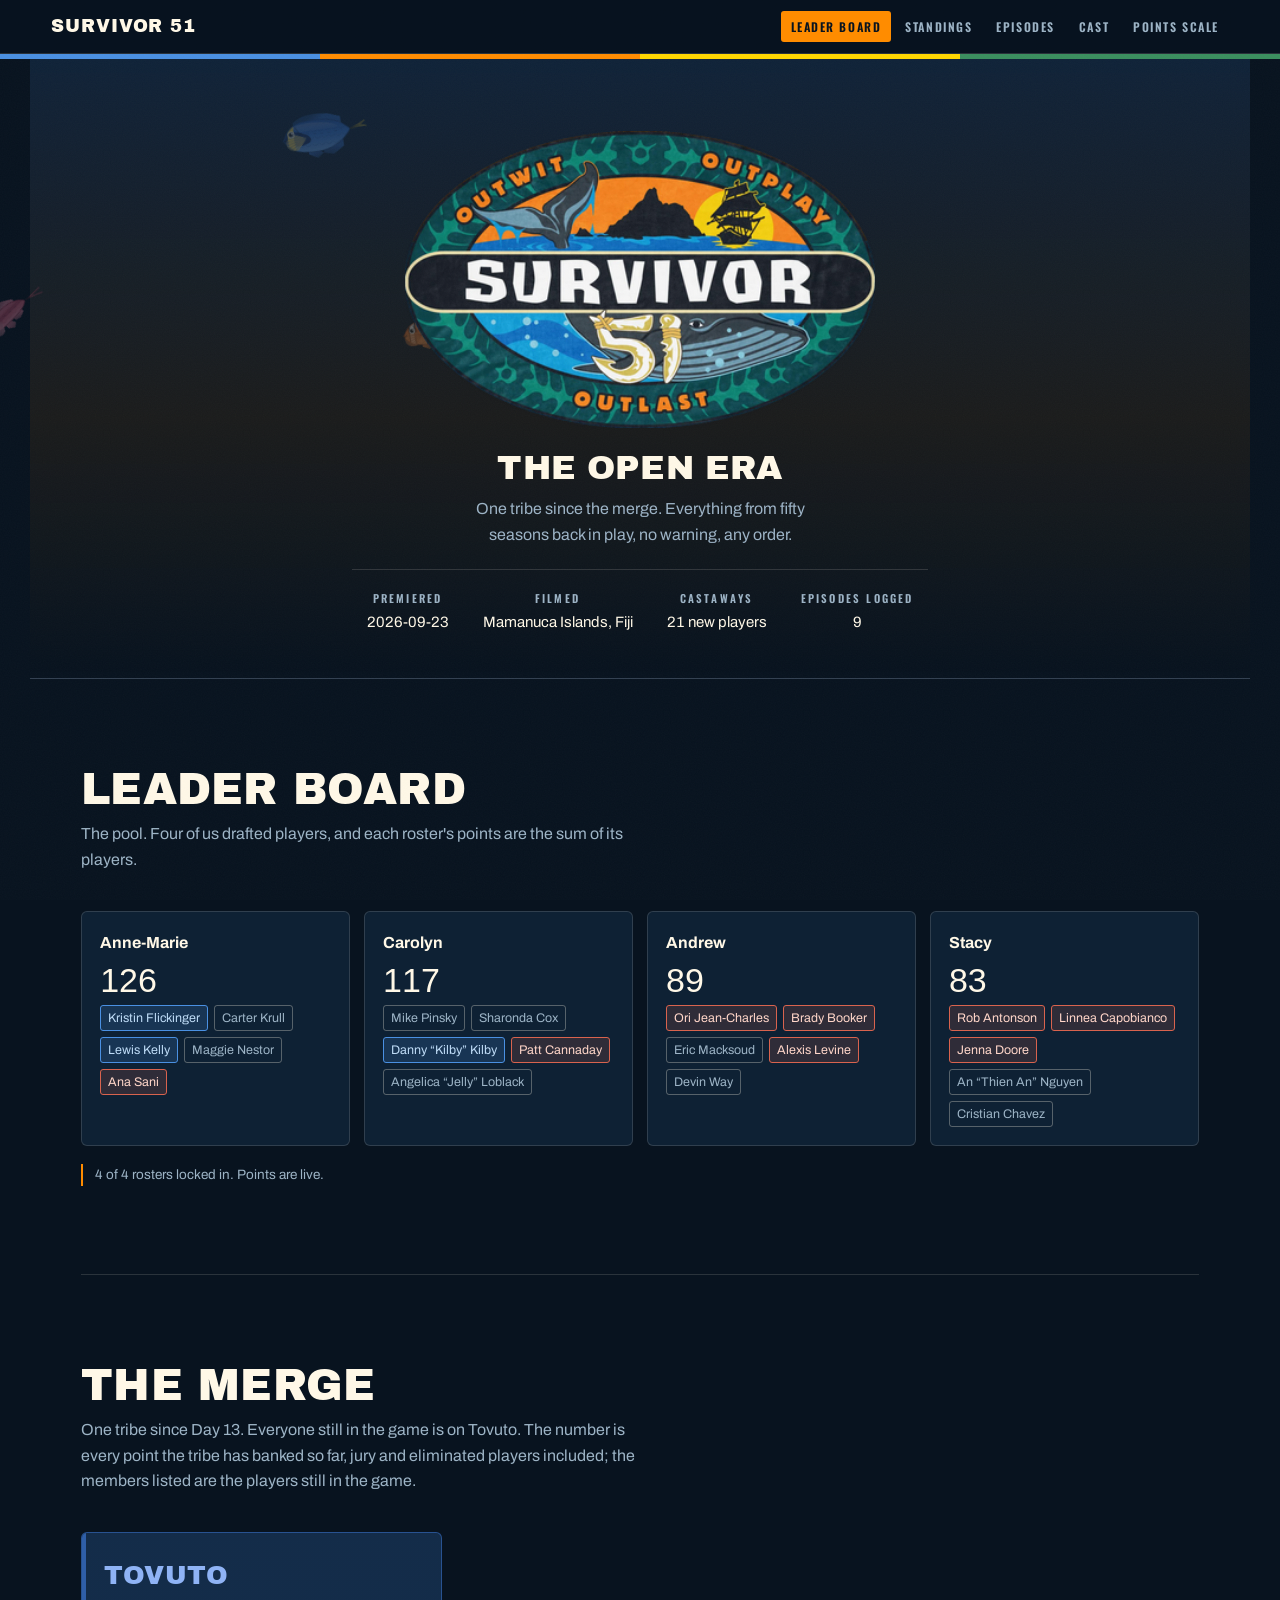
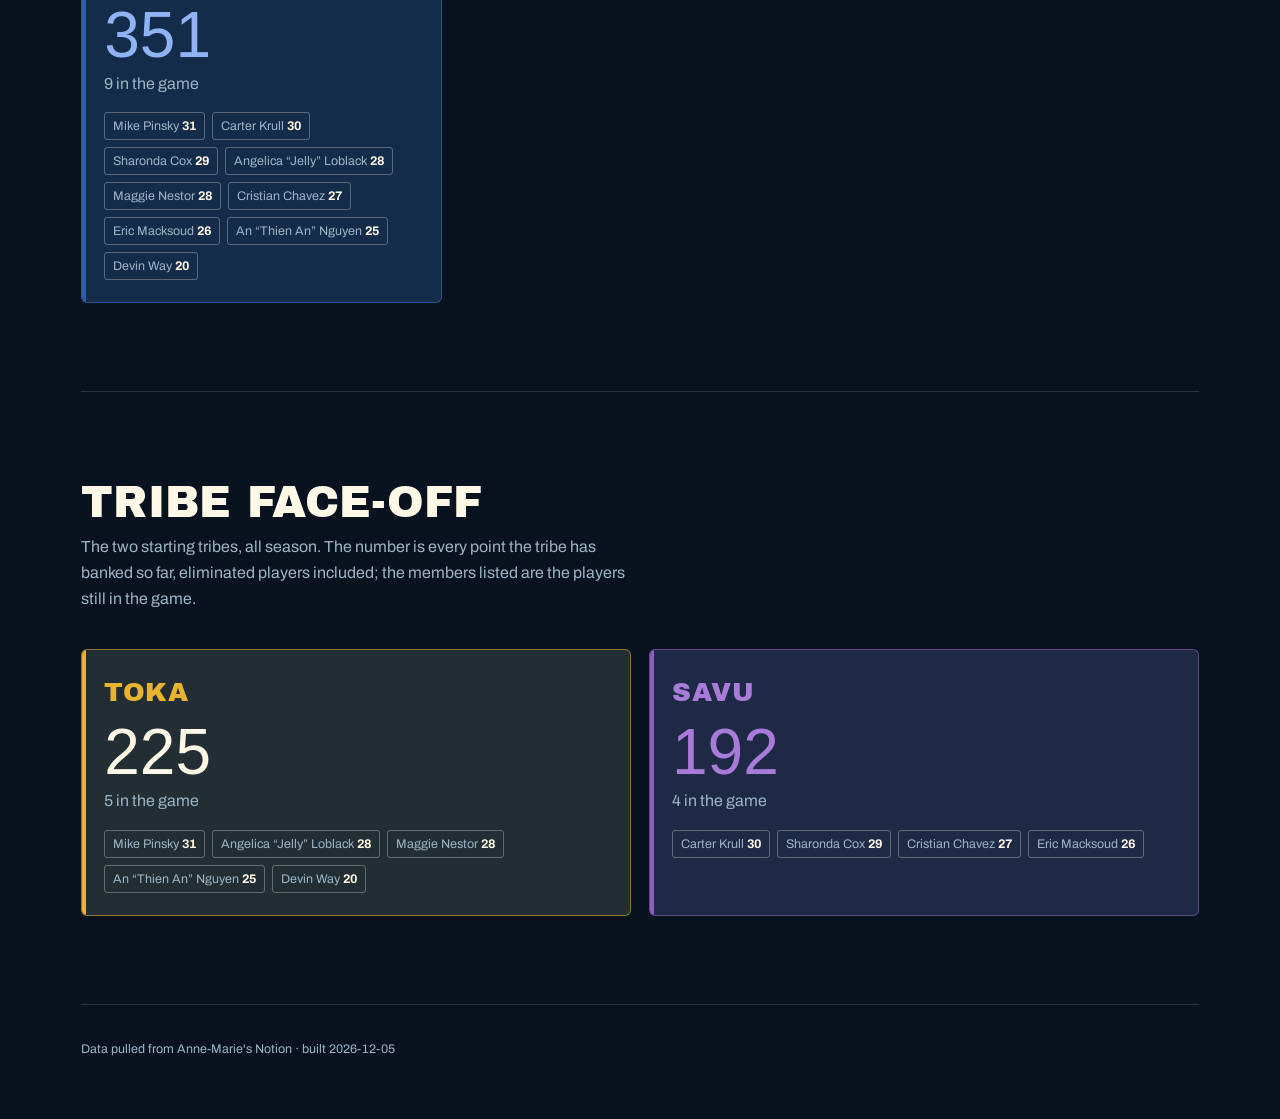
<file: index.html>
<!doctype html>
<html lang="en">
<head>
<meta charset="utf-8">
<meta name="viewport" content="width=device-width, initial-scale=1">
<title>Survivor 51 · Leader Board</title>
<meta name="description" content="Survivor 51: pool standings, player race, episodes, cast and point scale.">
<link rel="preconnect" href="https://fonts.googleapis.com">
<link rel="preconnect" href="https://fonts.gstatic.com" crossorigin>
<link href="https://fonts.googleapis.com/css2?family=Archivo+Black&family=Archivo:wght@400;500;600;700&family=Oswald:wght@400;500;600&display=swap" rel="stylesheet">
<link rel="stylesheet" href="styles.css">
</head>
<body class="page-home">
<canvas id="reef" aria-hidden="true"></canvas>
<div class="grain" aria-hidden="true"></div>
<nav class="topnav"><a class="brand" href="index.html">Survivor 51</a><div class="links"><a href="index.html" class="on"><span class="lg">Leader Board</span><span class="sm">Board</span></a><a href="standings.html"><span class="lg">Standings</span><span class="sm">Standings</span></a><a href="episodes.html"><span class="lg">Episodes</span><span class="sm">Episodes</span></a><a href="cast.html"><span class="lg">Cast</span><span class="sm">Cast</span></a><a href="scale.html"><span class="lg">Points Scale</span><span class="sm">Scale</span></a></div></nav>
<div class="brandband" aria-hidden="true"><i></i><i></i><i></i><i></i></div>
<header class="masthead">
  <div class="mast-left">
    <img class="wordmark" src="logo.png" alt="Survivor 51">
  </div>
  <div class="mast-right">
    <p class="era">The Open Era</p>
    <p class="era-note">One tribe since the merge. Everything from fifty seasons back in play, no warning, any order.</p>
    <dl class="meta" id="meta"></dl>
  </div>
</header>
<main>
  <section class="block">
    <div class="block-head"><h2>Leader Board</h2><p class="lede">The pool. Four of us drafted players, and each roster's points are the sum of its players.</p></div>
    <div class="pool" id="pool"></div><p class="callout" id="poolnote"></p>
  </section>
  <section class="block">
    <div class="block-head"><h2>The Merge</h2><p class="lede">One tribe since Day 13. Everyone still in the game is on Tovuto. The number is every point the tribe has banked so far, jury and eliminated players included; the members listed are the players still in the game.</p></div>
    <div class="tribes now" id="tribesNow"></div>
  </section>
  <section class="block">
    <div class="block-head"><h2>Tribe Face-Off</h2><p class="lede">The two starting tribes, all season. The number is every point the tribe has banked so far, eliminated players included; the members listed are the players still in the game.</p></div>
    <div class="tribes start" id="tribesStart"></div>
  </section>
</main>
<footer>
  <p>Data pulled from Anne-Marie's Notion · built <span id="built"></span></p>
</footer>
<script src="data.js"></script>
<script src="app.js"></script>
<script src="fish-art.js"></script>
<script src="fish.js" defer></script>
</body>
</html>
</file>
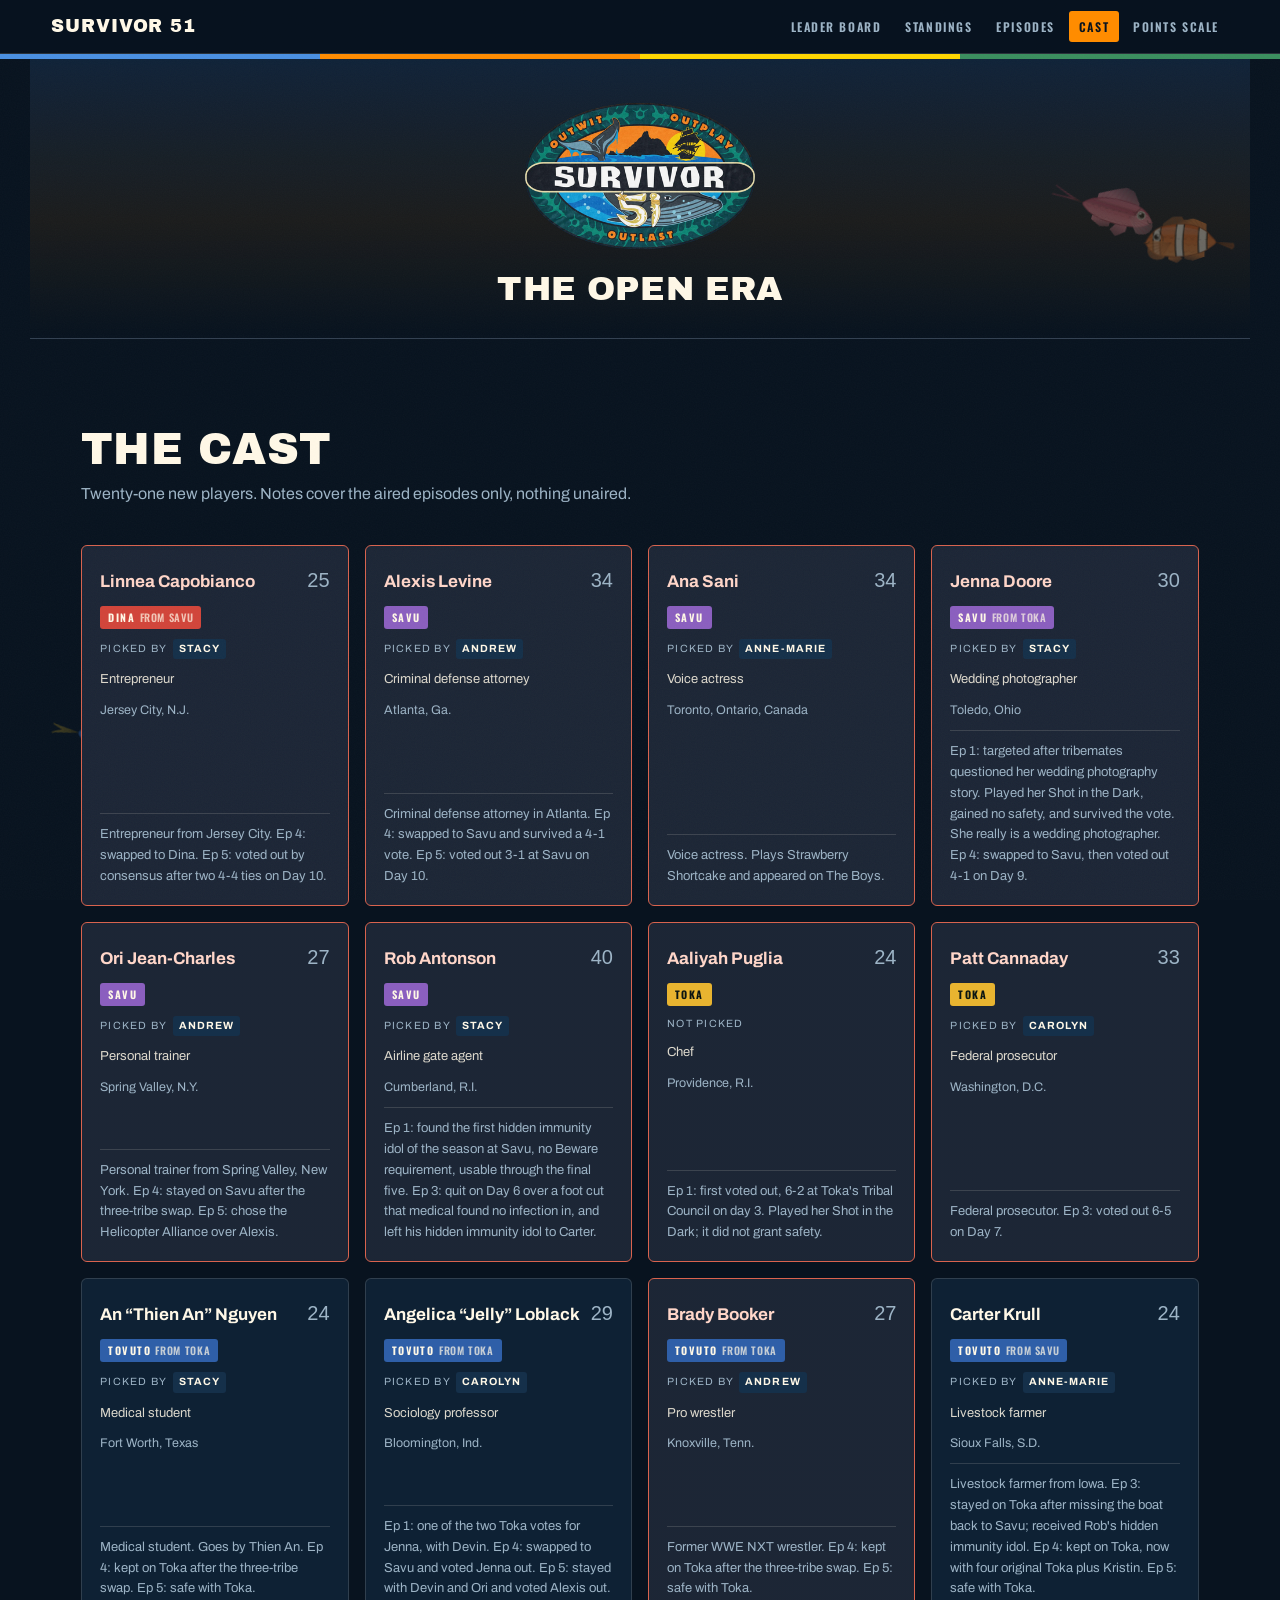
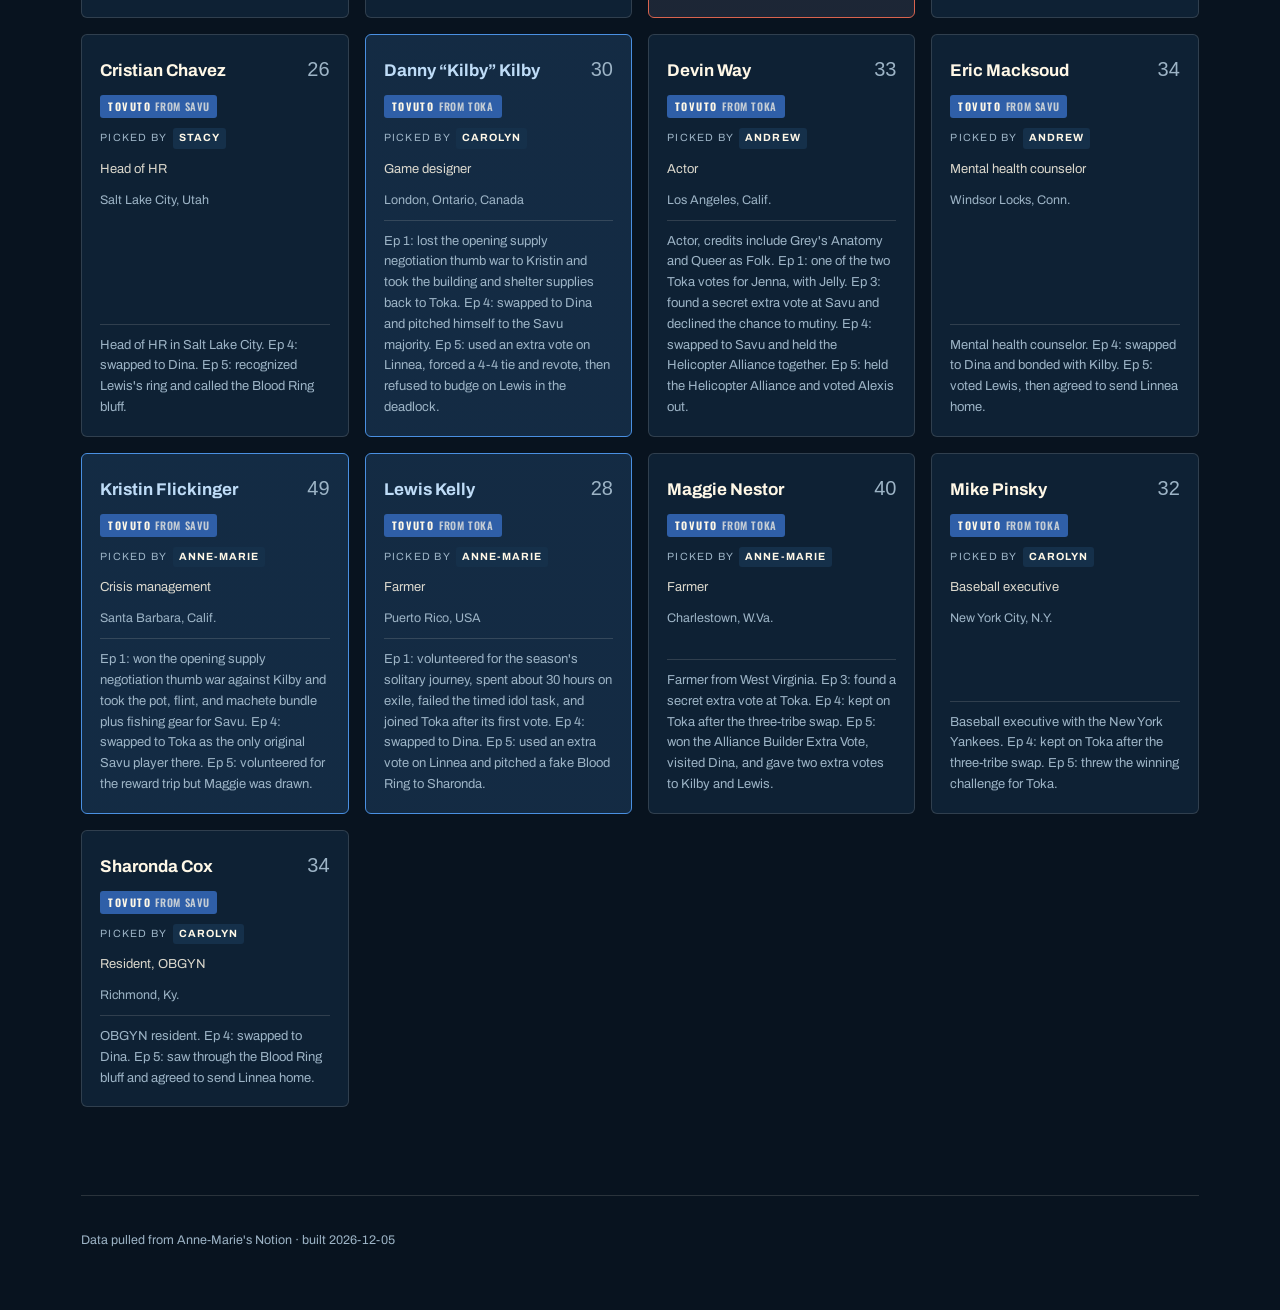
<file: cast.html>
<!doctype html>
<html lang="en">
<head>
<meta charset="utf-8">
<meta name="viewport" content="width=device-width, initial-scale=1">
<title>Cast · Survivor 51</title>
<meta name="description" content="Survivor 51: pool standings, player race, episodes, cast and point scale.">
<link rel="preconnect" href="https://fonts.googleapis.com">
<link rel="preconnect" href="https://fonts.gstatic.com" crossorigin>
<link href="https://fonts.googleapis.com/css2?family=Archivo+Black&family=Archivo:wght@400;500;600;700&family=Oswald:wght@400;500;600&display=swap" rel="stylesheet">
<link rel="stylesheet" href="styles.css">
</head>
<body class="page-cast">
<canvas id="reef" aria-hidden="true"></canvas>
<div class="grain" aria-hidden="true"></div>
<nav class="topnav"><a class="brand" href="index.html">Survivor 51</a><div class="links"><a href="index.html"><span class="lg">Leader Board</span><span class="sm">Board</span></a><a href="standings.html"><span class="lg">Standings</span><span class="sm">Standings</span></a><a href="episodes.html"><span class="lg">Episodes</span><span class="sm">Episodes</span></a><a href="cast.html" class="on"><span class="lg">Cast</span><span class="sm">Cast</span></a><a href="scale.html"><span class="lg">Points Scale</span><span class="sm">Scale</span></a></div></nav>
<div class="brandband" aria-hidden="true"><i></i><i></i><i></i><i></i></div>
<header class="masthead">
  <div class="mast-left">
    <img class="wordmark" src="logo.png" alt="Survivor 51">
  </div>
  <div class="mast-right">
    <p class="era">The Open Era</p>
    <p class="era-note">One tribe since the merge. Everything from fifty seasons back in play, no warning, any order.</p>
    <dl class="meta" id="meta"></dl>
  </div>
</header>
<main>
  <section class="block">
    <div class="block-head"><h2>The Cast</h2><p class="lede">Twenty-one new players. Notes cover the aired episodes only, nothing unaired.</p></div>
    <div class="cast" id="cast"></div>
  </section>
</main>
<footer>
  <p>Data pulled from Anne-Marie's Notion · built <span id="built"></span></p>
</footer>
<script src="data.js"></script>
<script src="app.js"></script>
<script src="fish-art.js"></script>
<script src="fish.js" defer></script>
</body>
</html>
</file>
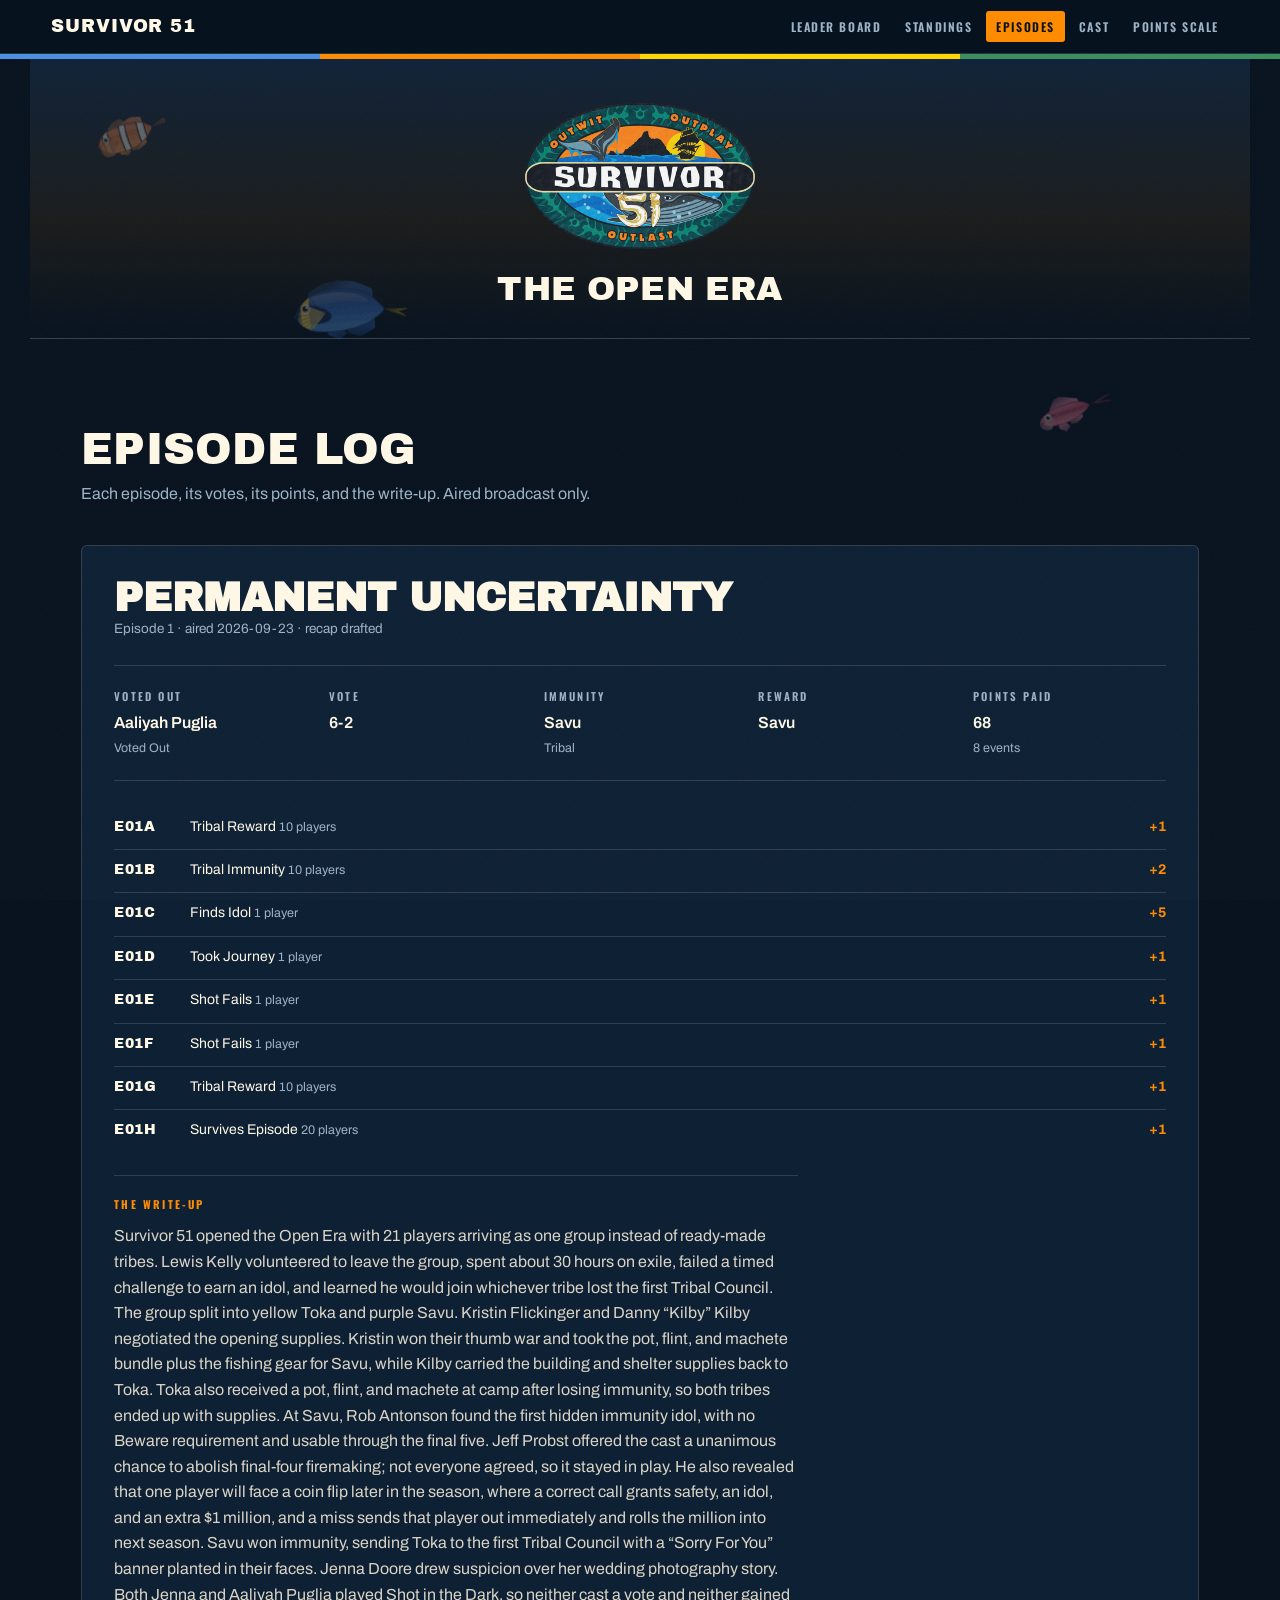
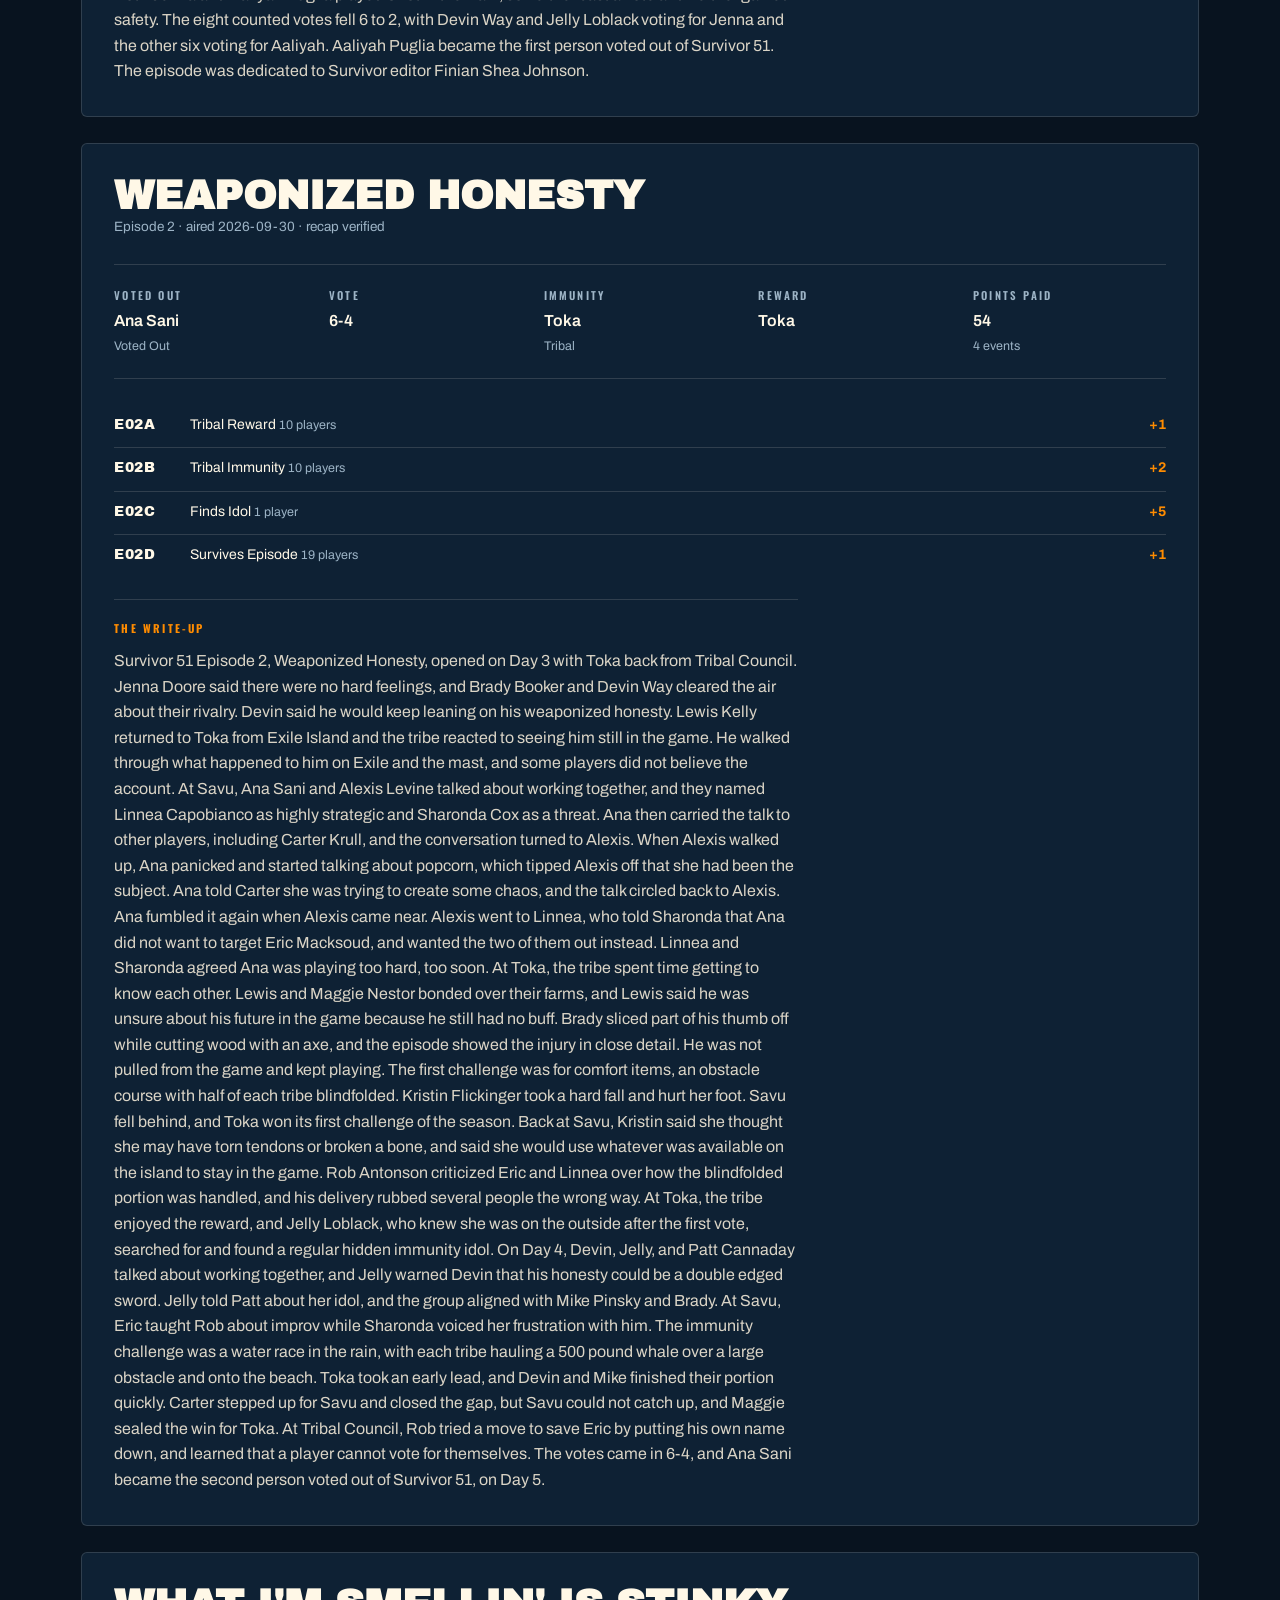
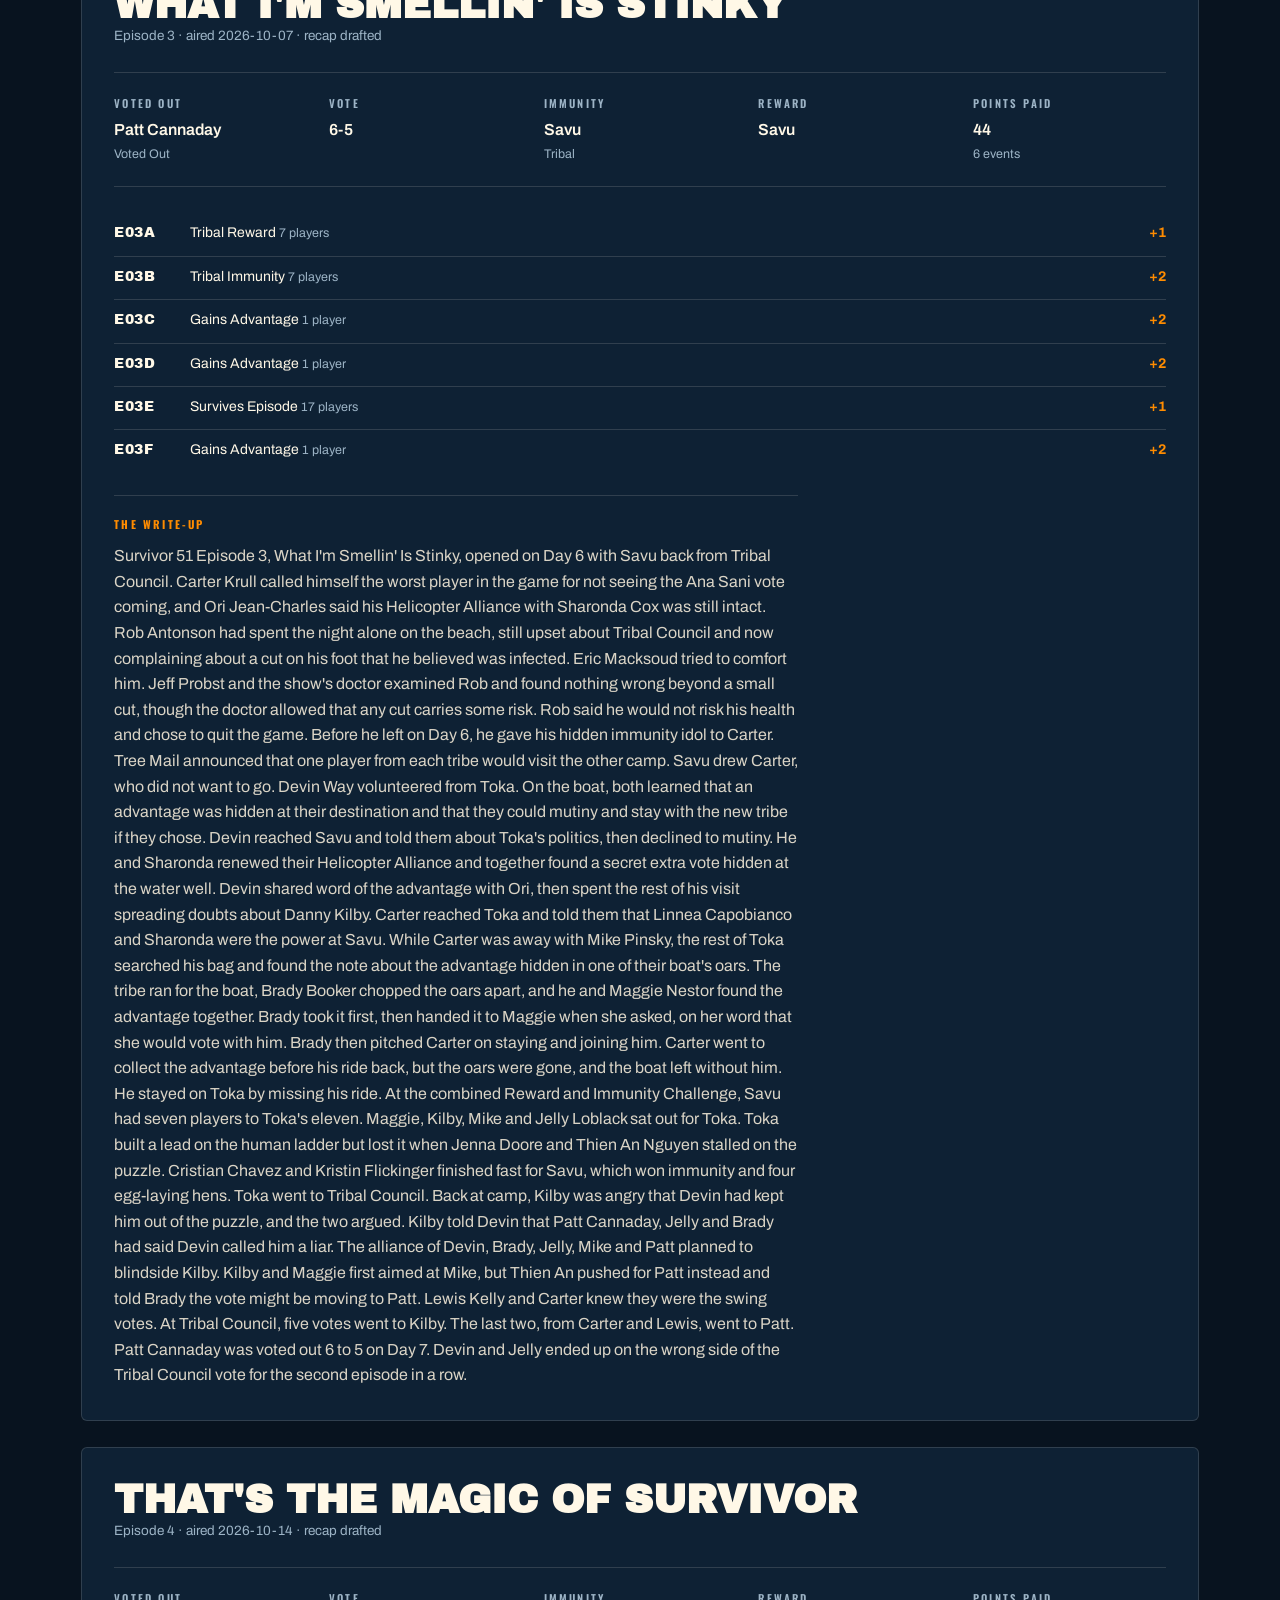
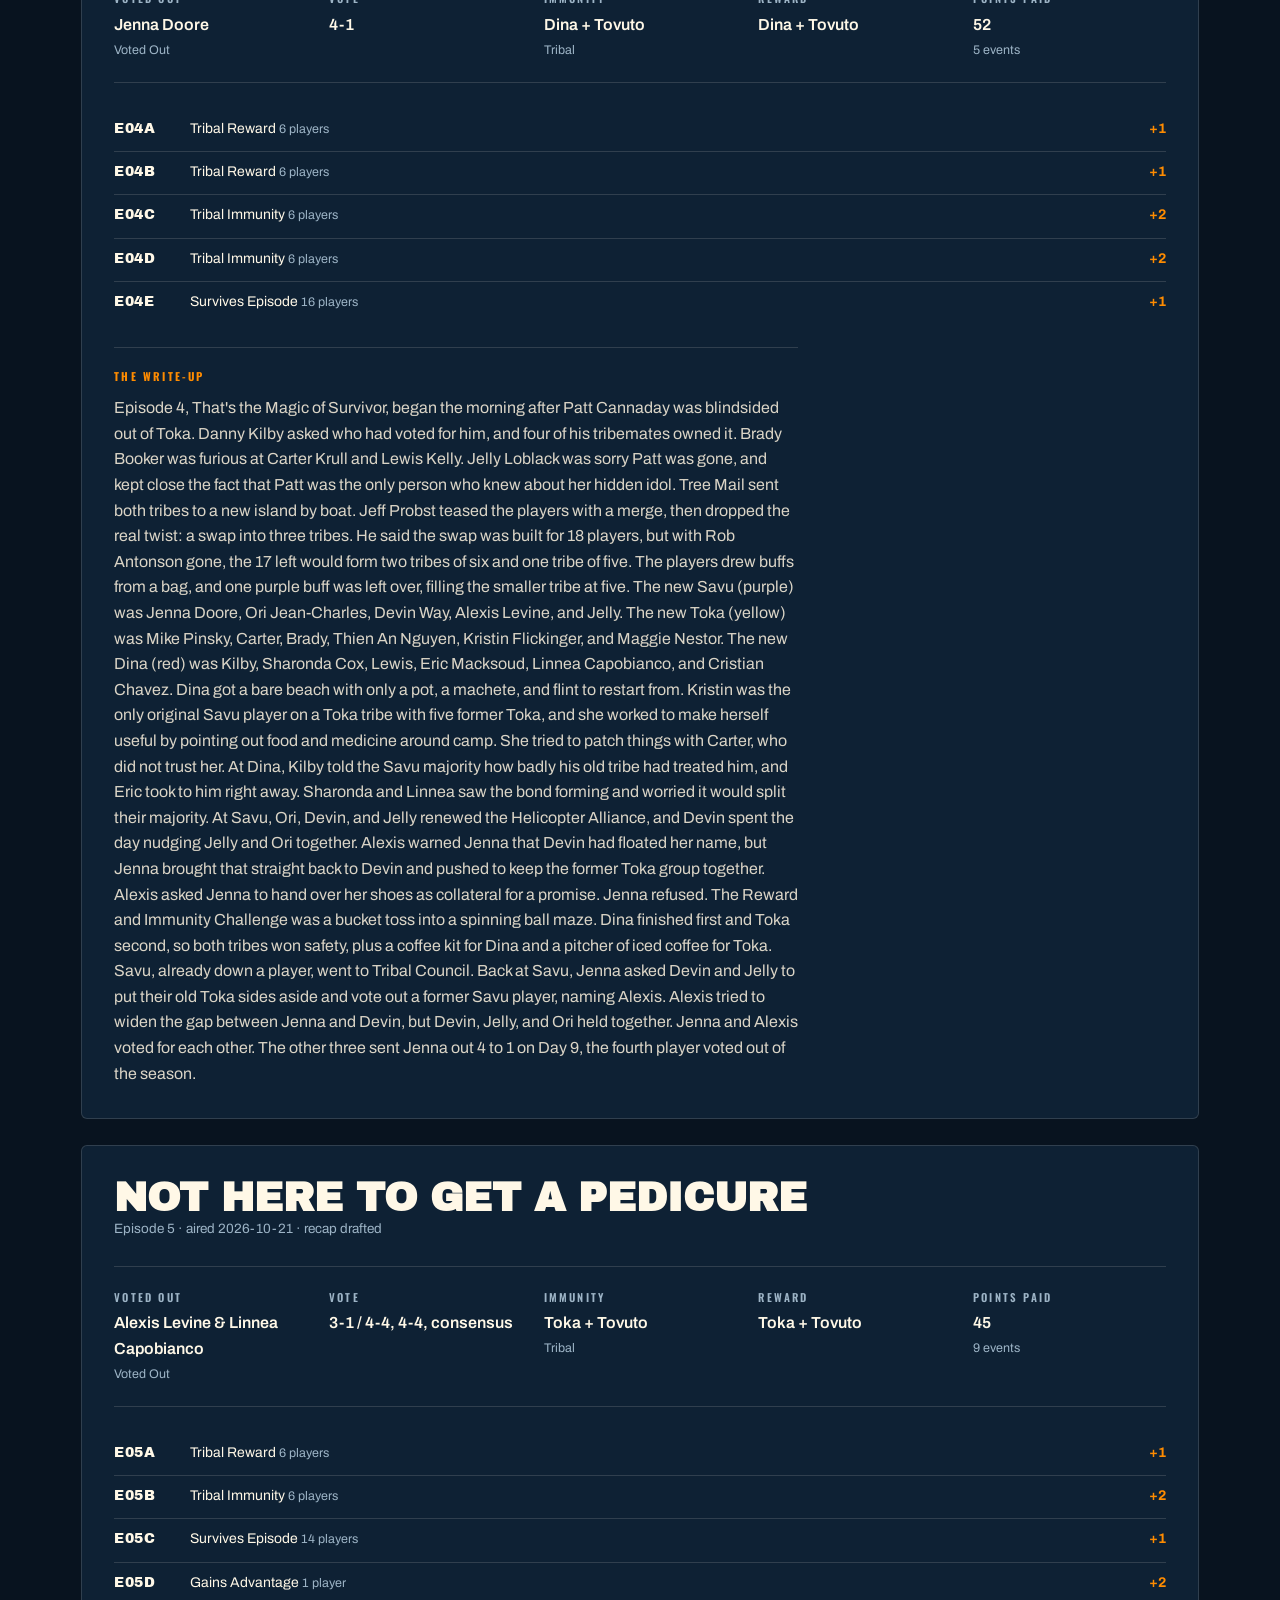
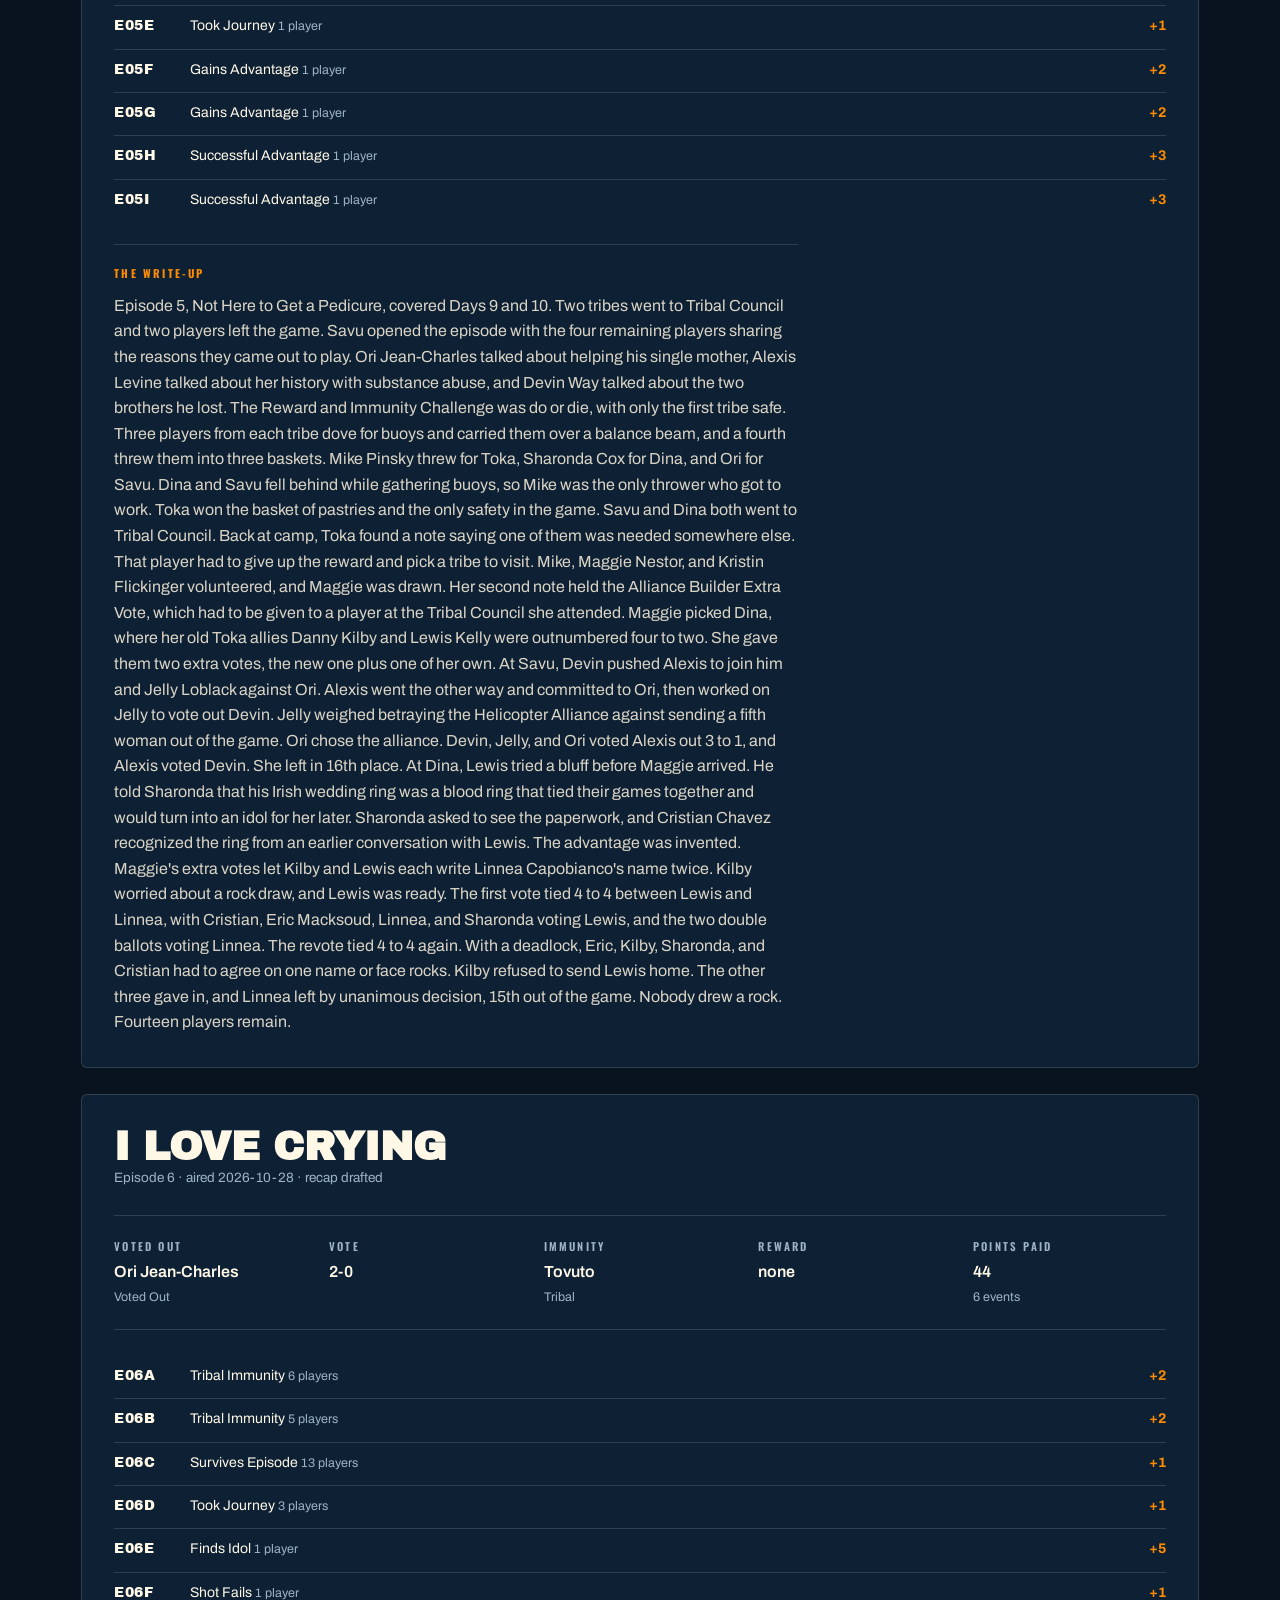
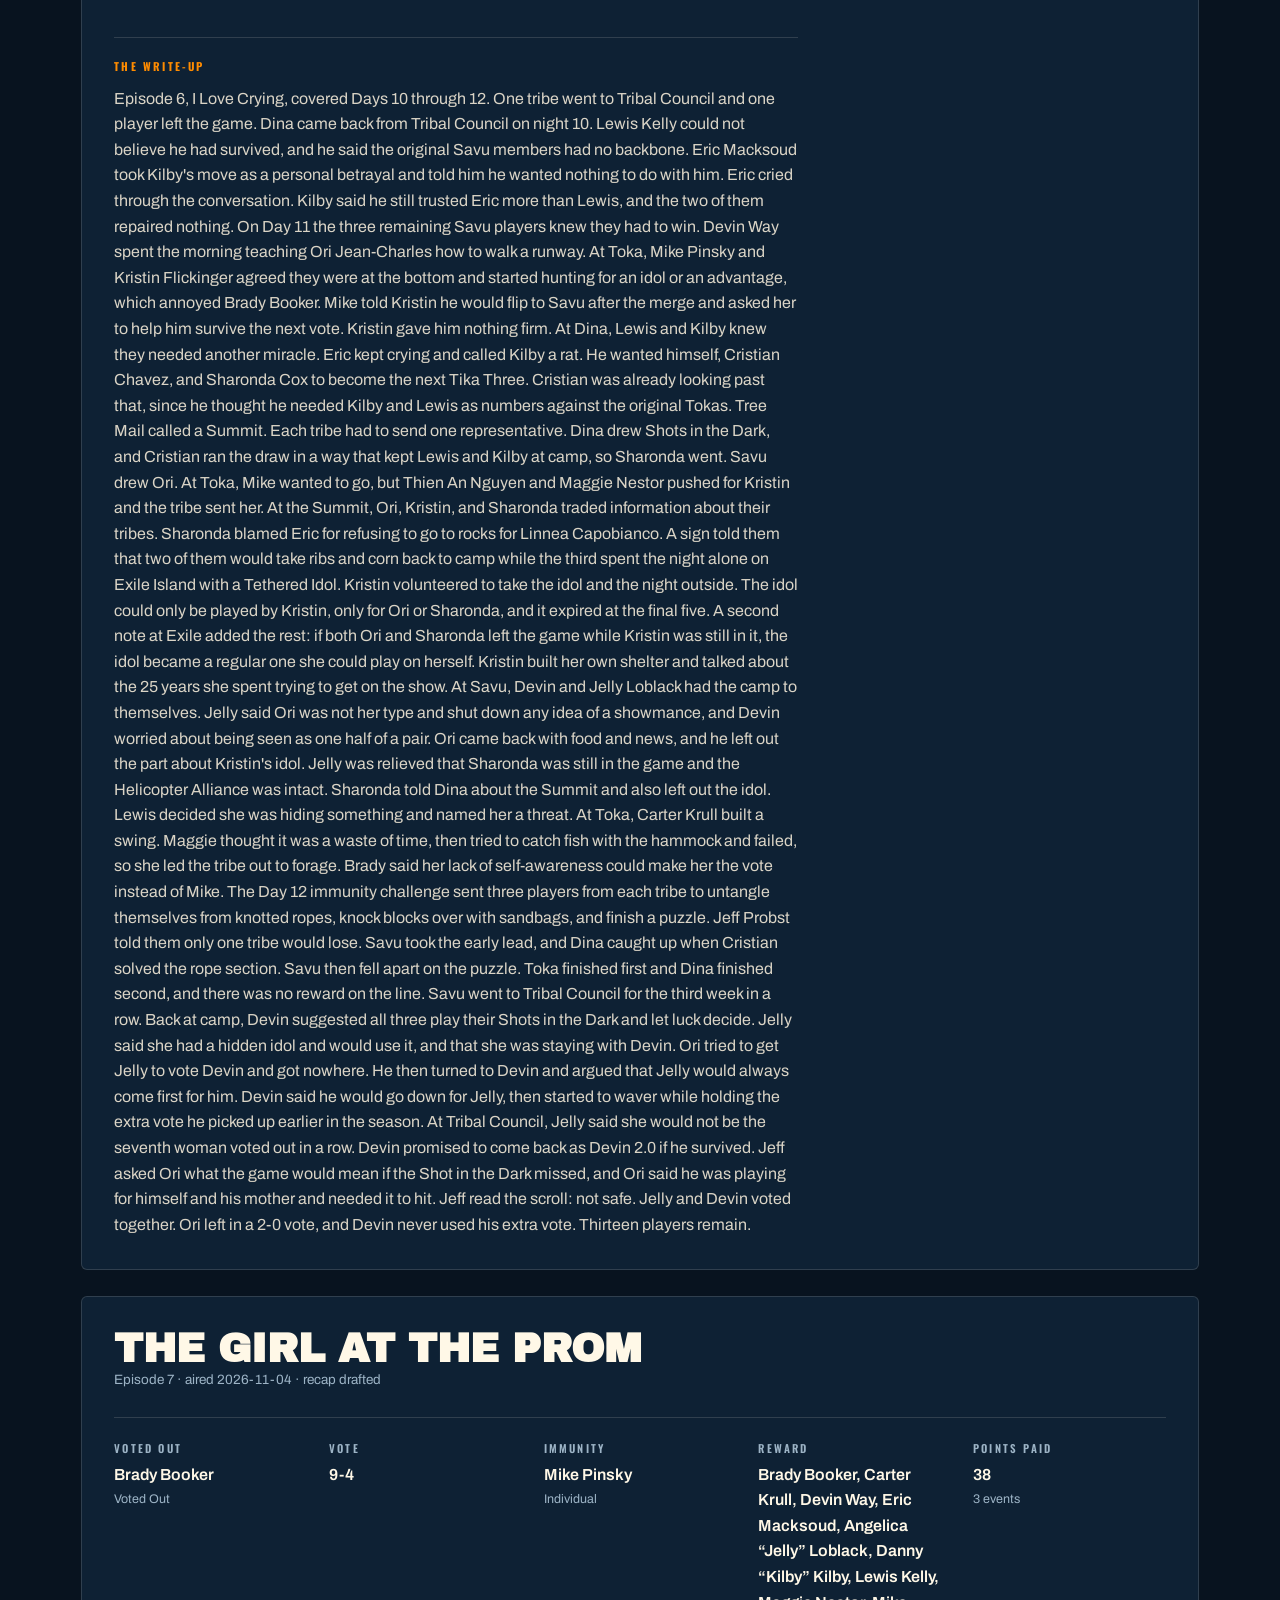
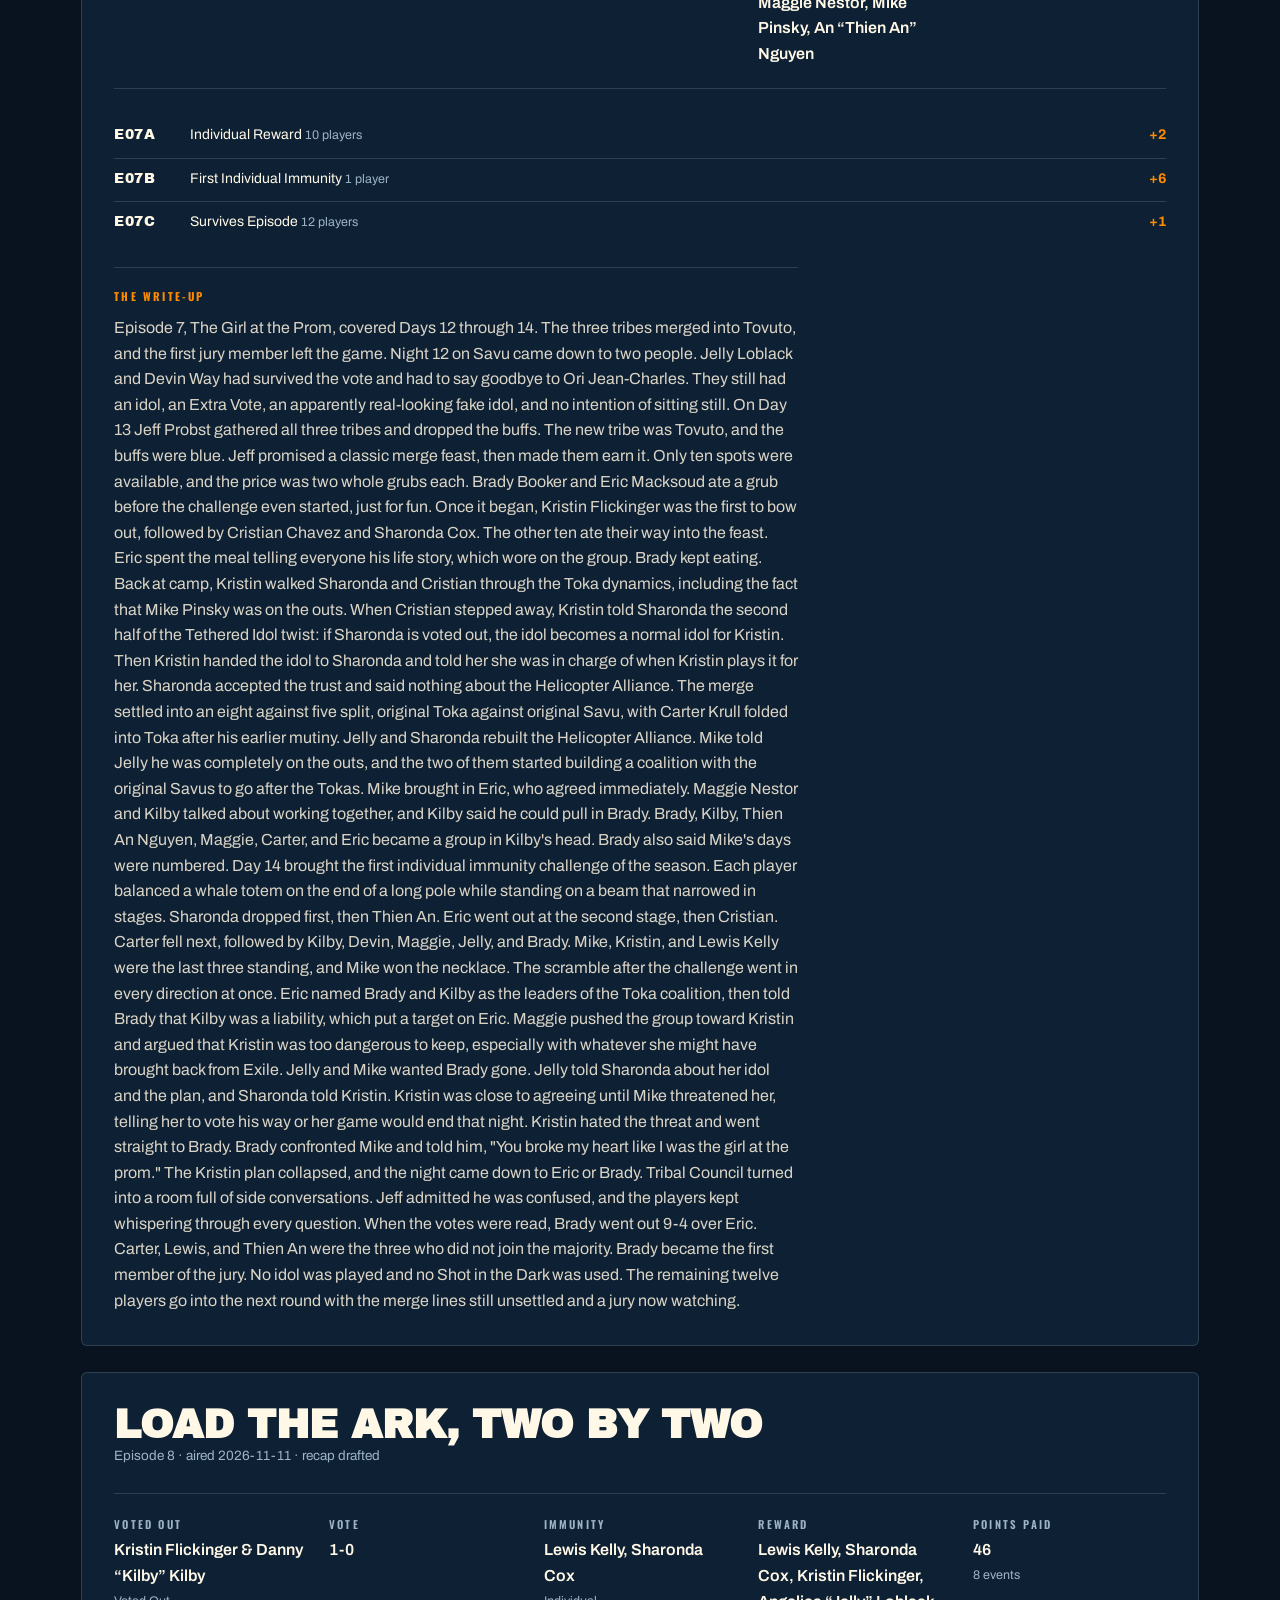
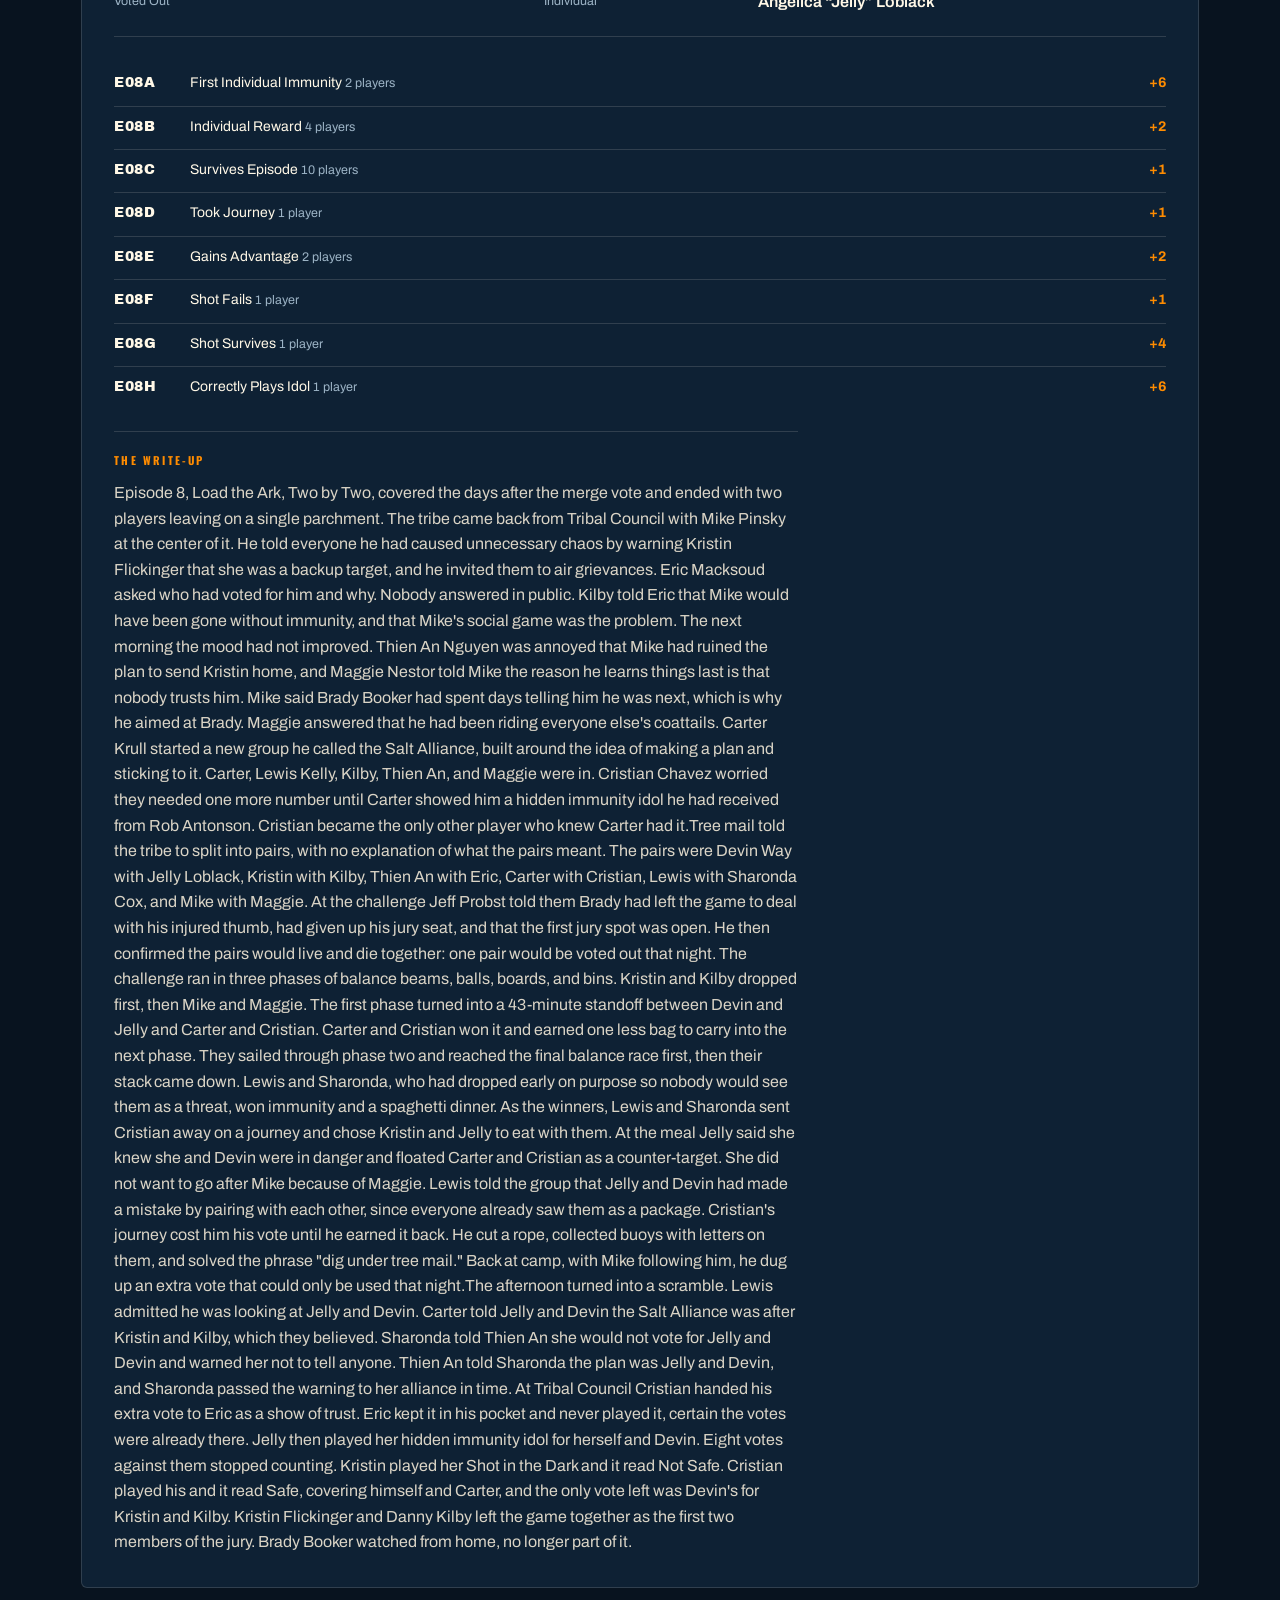
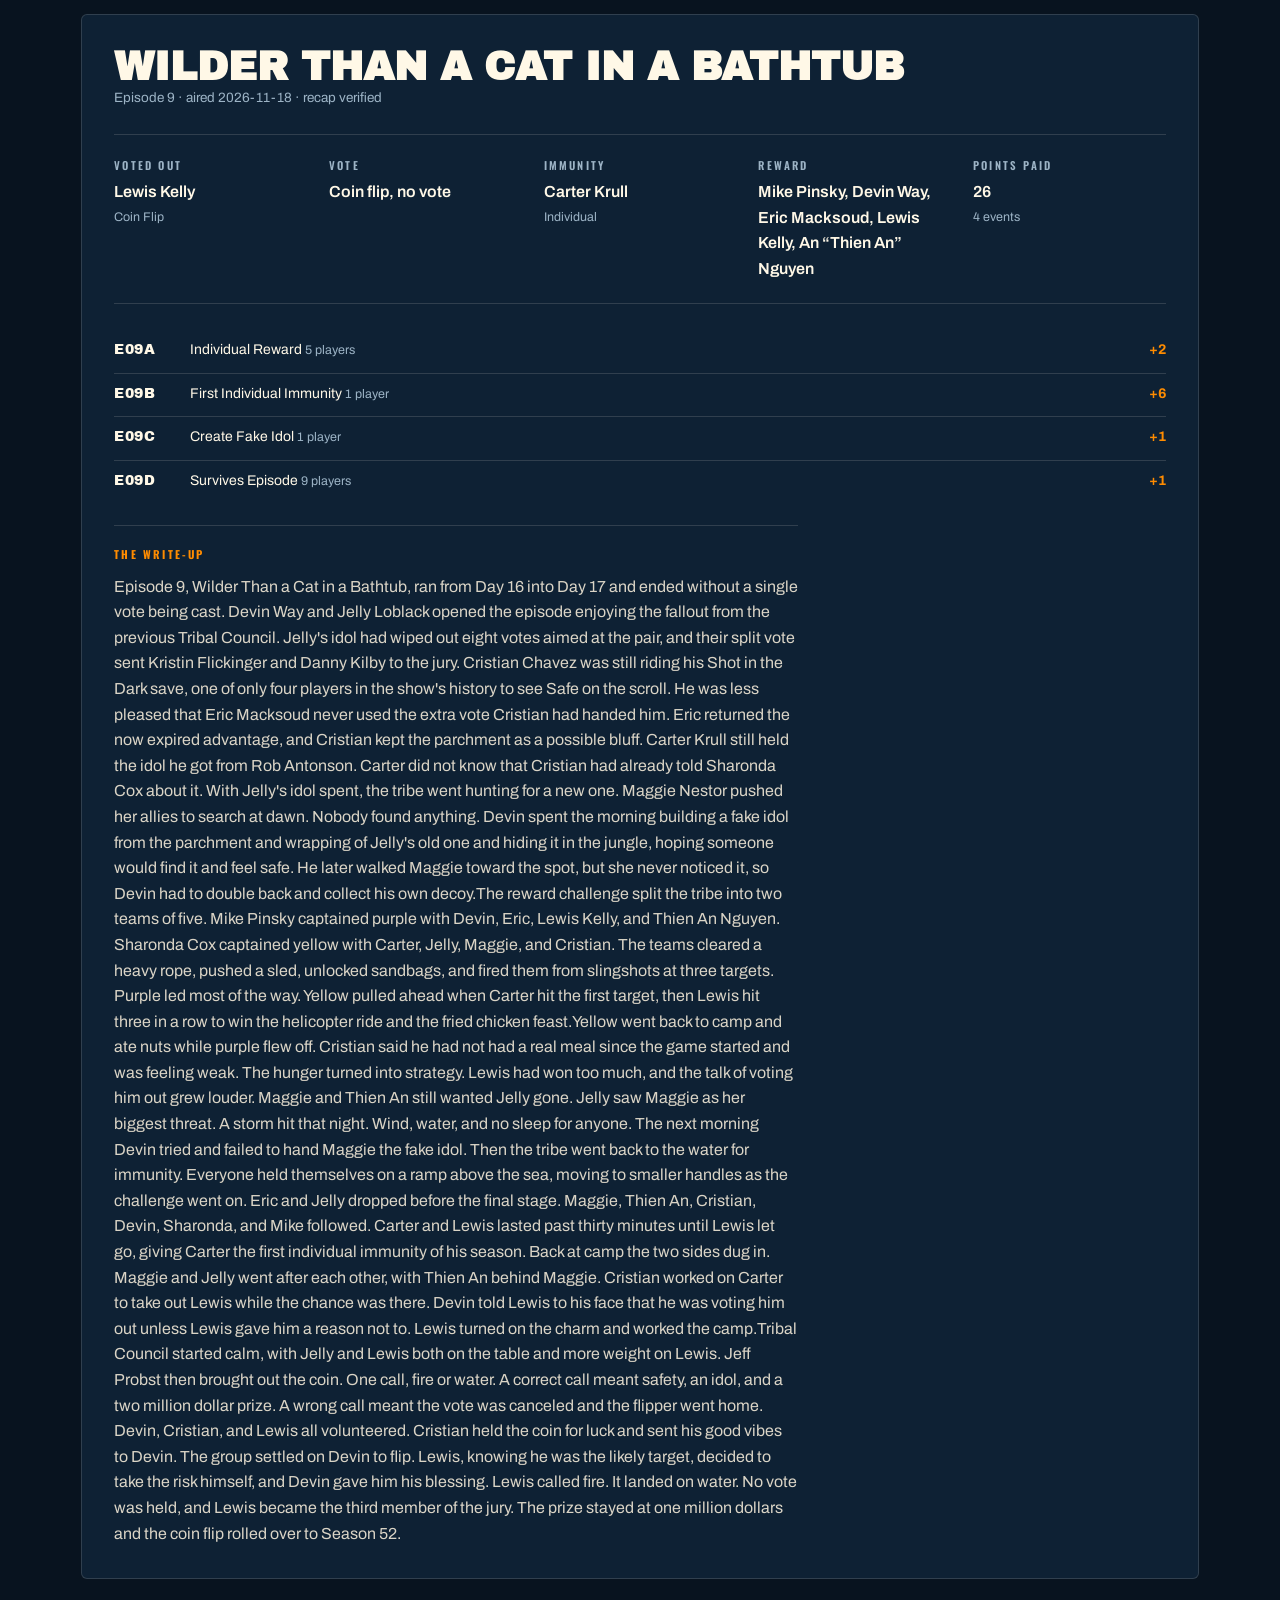
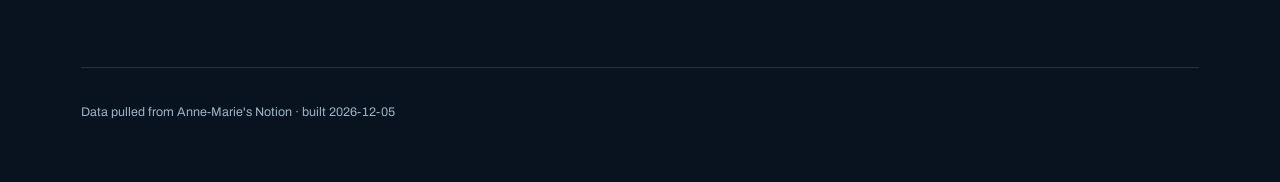
<file: episodes.html>
<!doctype html>
<html lang="en">
<head>
<meta charset="utf-8">
<meta name="viewport" content="width=device-width, initial-scale=1">
<title>Episodes · Survivor 51</title>
<meta name="description" content="Survivor 51: pool standings, player race, episodes, cast and point scale.">
<link rel="preconnect" href="https://fonts.googleapis.com">
<link rel="preconnect" href="https://fonts.gstatic.com" crossorigin>
<link href="https://fonts.googleapis.com/css2?family=Archivo+Black&family=Archivo:wght@400;500;600;700&family=Oswald:wght@400;500;600&display=swap" rel="stylesheet">
<link rel="stylesheet" href="styles.css">
</head>
<body class="page-episodes">
<canvas id="reef" aria-hidden="true"></canvas>
<div class="grain" aria-hidden="true"></div>
<nav class="topnav"><a class="brand" href="index.html">Survivor 51</a><div class="links"><a href="index.html"><span class="lg">Leader Board</span><span class="sm">Board</span></a><a href="standings.html"><span class="lg">Standings</span><span class="sm">Standings</span></a><a href="episodes.html" class="on"><span class="lg">Episodes</span><span class="sm">Episodes</span></a><a href="cast.html"><span class="lg">Cast</span><span class="sm">Cast</span></a><a href="scale.html"><span class="lg">Points Scale</span><span class="sm">Scale</span></a></div></nav>
<div class="brandband" aria-hidden="true"><i></i><i></i><i></i><i></i></div>
<header class="masthead">
  <div class="mast-left">
    <img class="wordmark" src="logo.png" alt="Survivor 51">
  </div>
  <div class="mast-right">
    <p class="era">The Open Era</p>
    <p class="era-note">One tribe since the merge. Everything from fifty seasons back in play, no warning, any order.</p>
    <dl class="meta" id="meta"></dl>
  </div>
</header>
<main>
  <section class="block">
    <div class="block-head"><h2>Episode Log</h2><p class="lede">Each episode, its votes, its points, and the write-up. Aired broadcast only.</p></div>
    <div class="eps" id="episode"></div>
  </section>
</main>
<footer>
  <p>Data pulled from Anne-Marie's Notion · built <span id="built"></span></p>
</footer>
<script src="data.js"></script>
<script src="app.js"></script>
<script src="fish-art.js"></script>
<script src="fish.js" defer></script>
</body>
</html>
</file>
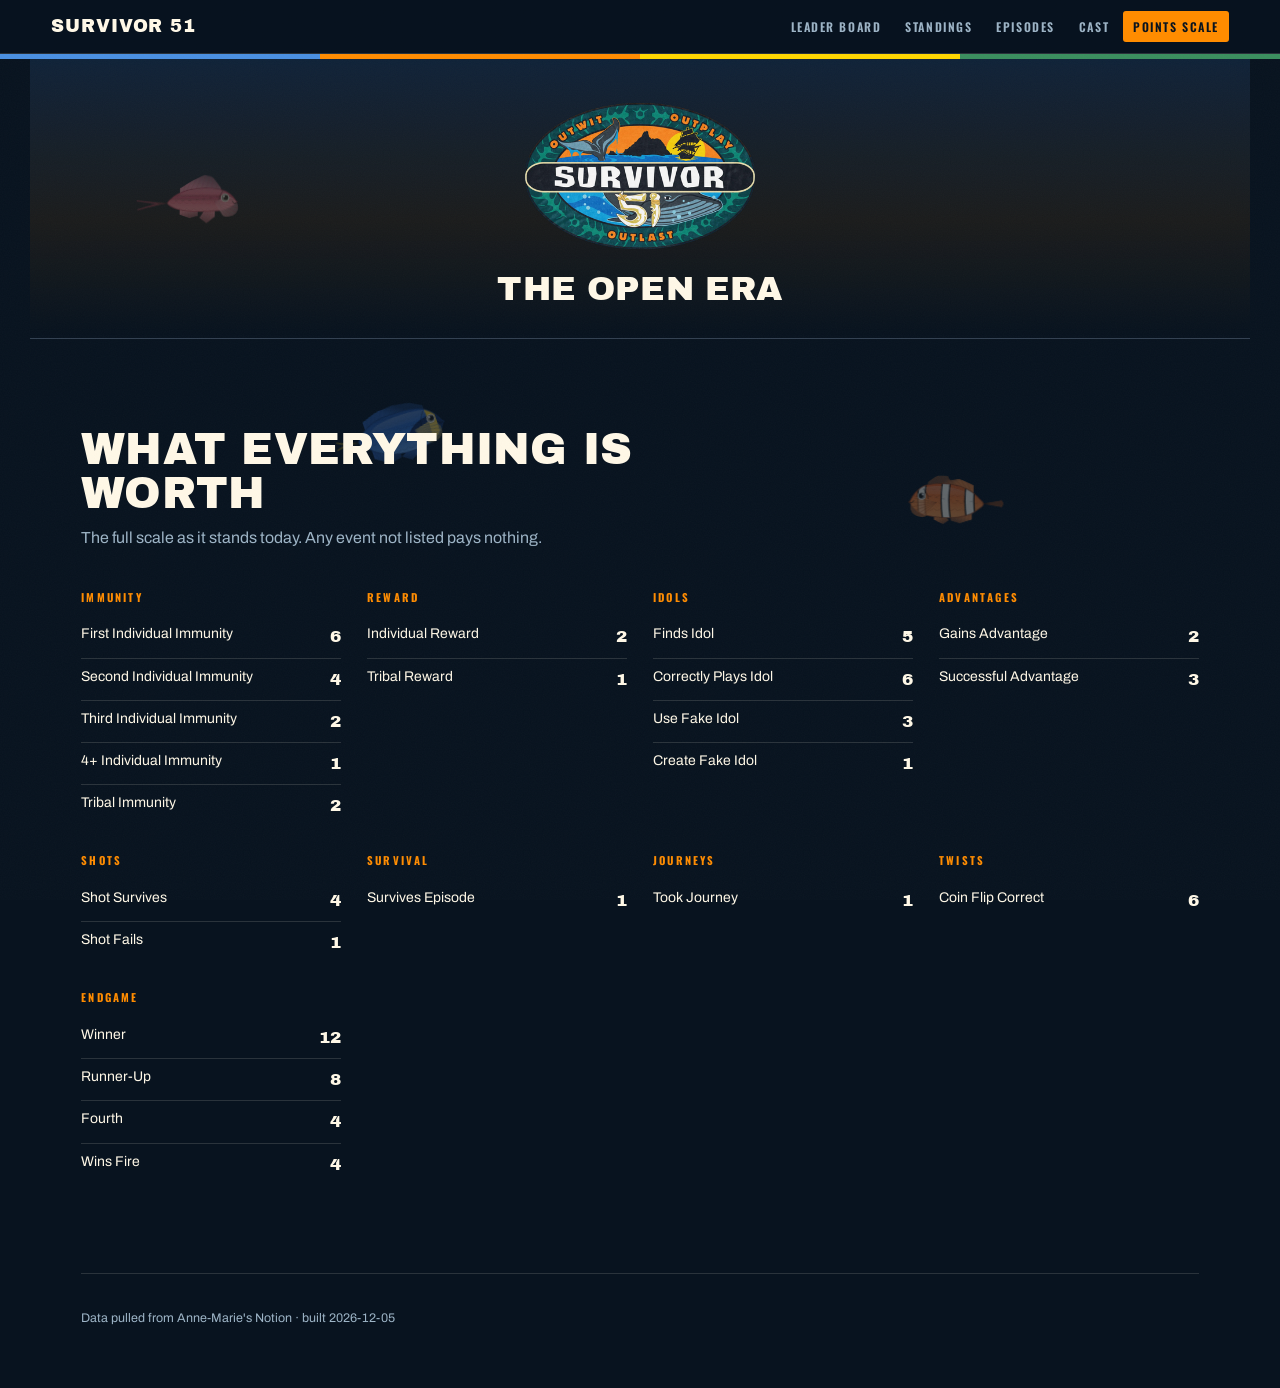
<file: scale.html>
<!doctype html>
<html lang="en">
<head>
<meta charset="utf-8">
<meta name="viewport" content="width=device-width, initial-scale=1">
<title>Points Scale · Survivor 51</title>
<meta name="description" content="Survivor 51: pool standings, player race, episodes, cast and point scale.">
<link rel="preconnect" href="https://fonts.googleapis.com">
<link rel="preconnect" href="https://fonts.gstatic.com" crossorigin>
<link href="https://fonts.googleapis.com/css2?family=Archivo+Black&family=Archivo:wght@400;500;600;700&family=Oswald:wght@400;500;600&display=swap" rel="stylesheet">
<link rel="stylesheet" href="styles.css">
</head>
<body class="page-scale">
<canvas id="reef" aria-hidden="true"></canvas>
<div class="grain" aria-hidden="true"></div>
<nav class="topnav"><a class="brand" href="index.html">Survivor 51</a><div class="links"><a href="index.html"><span class="lg">Leader Board</span><span class="sm">Board</span></a><a href="standings.html"><span class="lg">Standings</span><span class="sm">Standings</span></a><a href="episodes.html"><span class="lg">Episodes</span><span class="sm">Episodes</span></a><a href="cast.html"><span class="lg">Cast</span><span class="sm">Cast</span></a><a href="scale.html" class="on"><span class="lg">Points Scale</span><span class="sm">Scale</span></a></div></nav>
<div class="brandband" aria-hidden="true"><i></i><i></i><i></i><i></i></div>
<header class="masthead">
  <div class="mast-left">
    <img class="wordmark" src="logo.png" alt="Survivor 51">
  </div>
  <div class="mast-right">
    <p class="era">The Open Era</p>
    <p class="era-note">One tribe since the merge. Everything from fifty seasons back in play, no warning, any order.</p>
    <dl class="meta" id="meta"></dl>
  </div>
</header>
<main>
  <section class="block">
    <div class="block-head"><h2>What Everything Is Worth</h2><p class="lede">The full scale as it stands today. Any event not listed pays nothing.</p></div>
    <div class="scale" id="scale"></div>
  </section>
</main>
<footer>
  <p>Data pulled from Anne-Marie's Notion · built <span id="built"></span></p>
</footer>
<script src="data.js"></script>
<script src="app.js"></script>
<script src="fish-art.js"></script>
<script src="fish.js" defer></script>
</body>
</html>
</file>
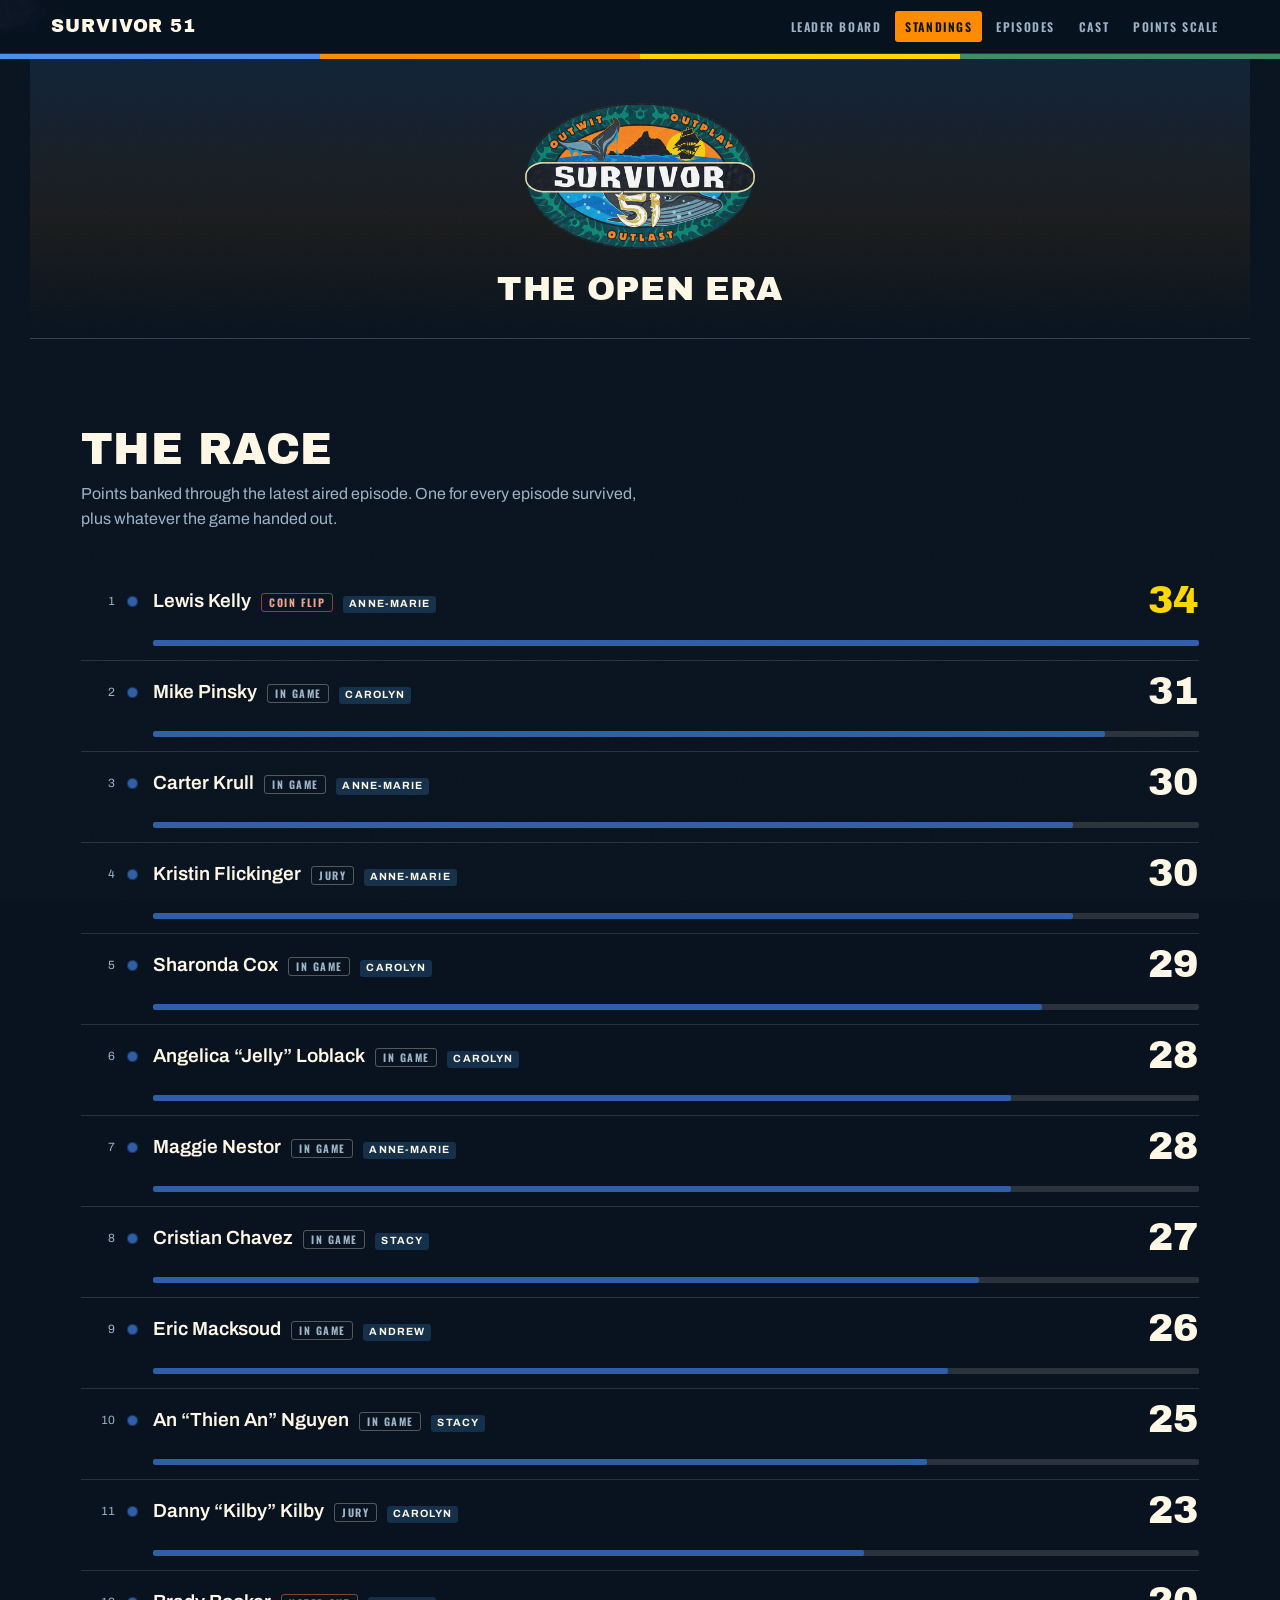
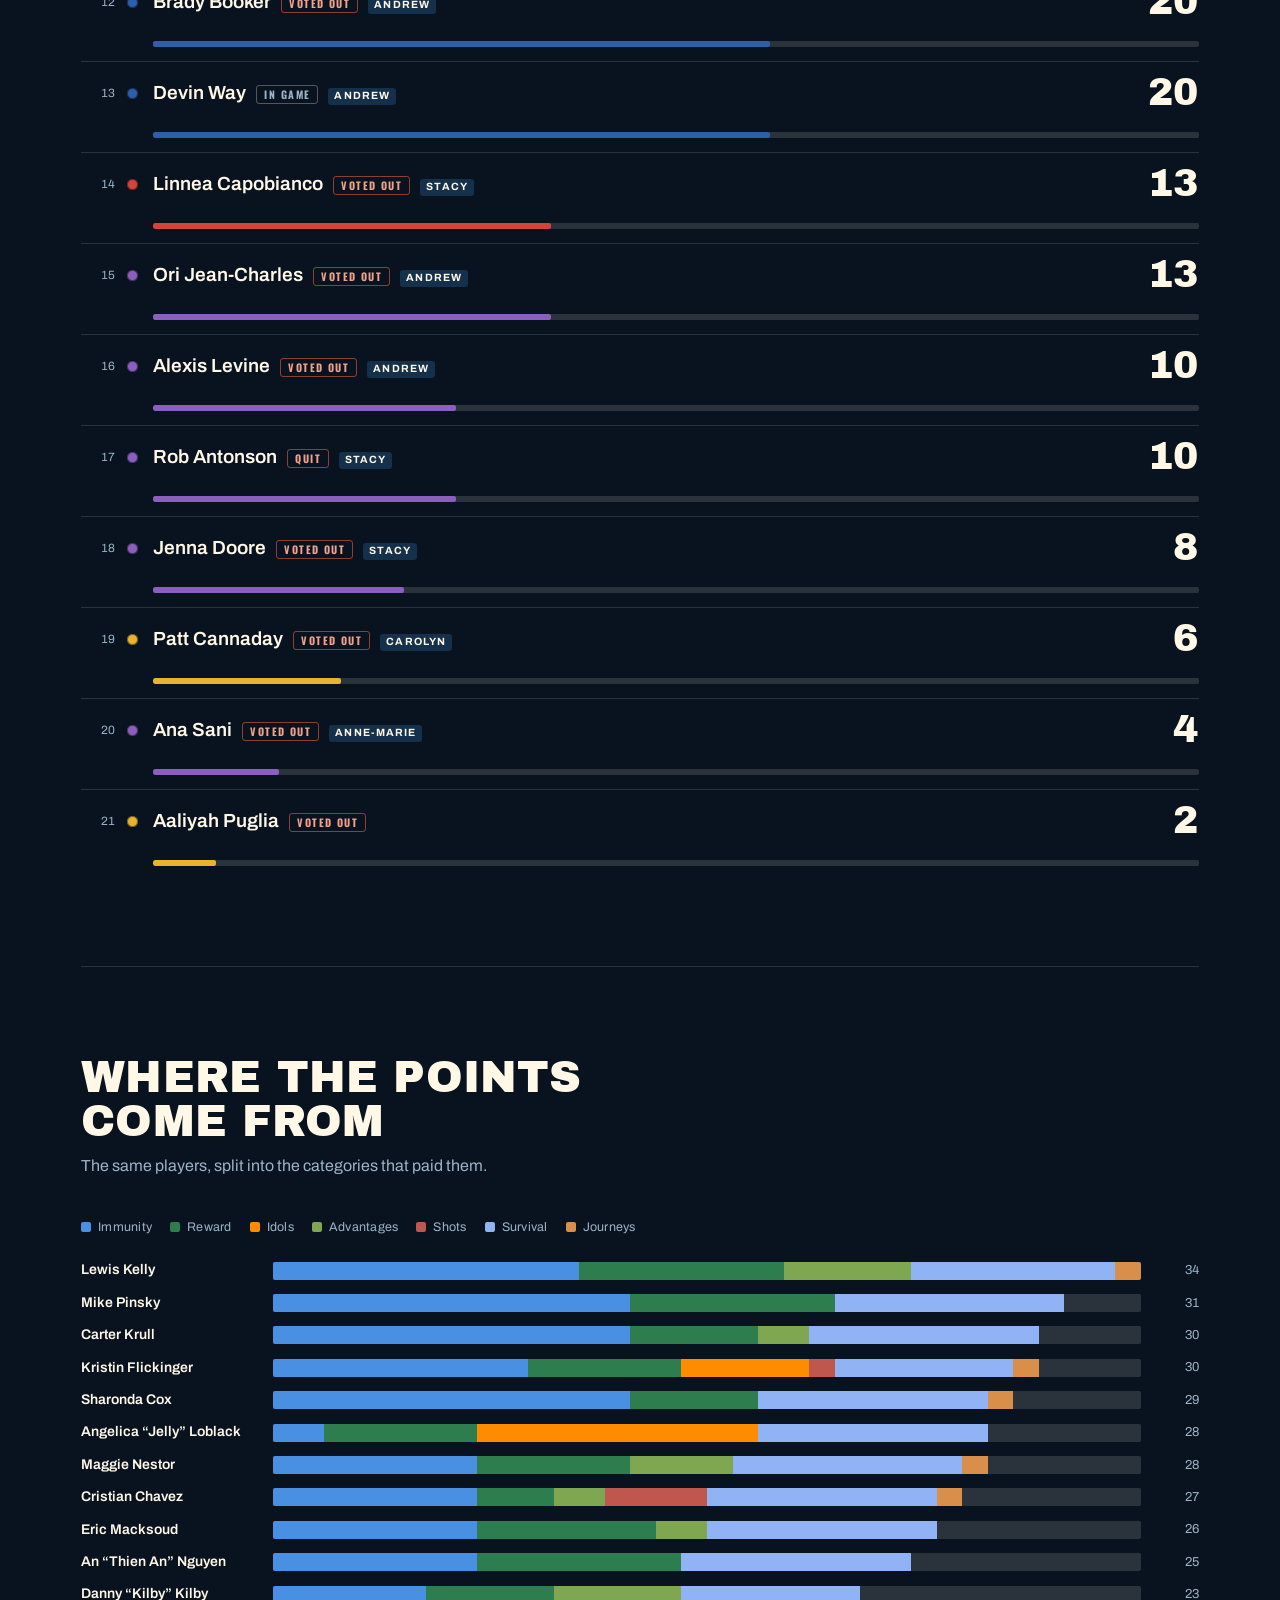
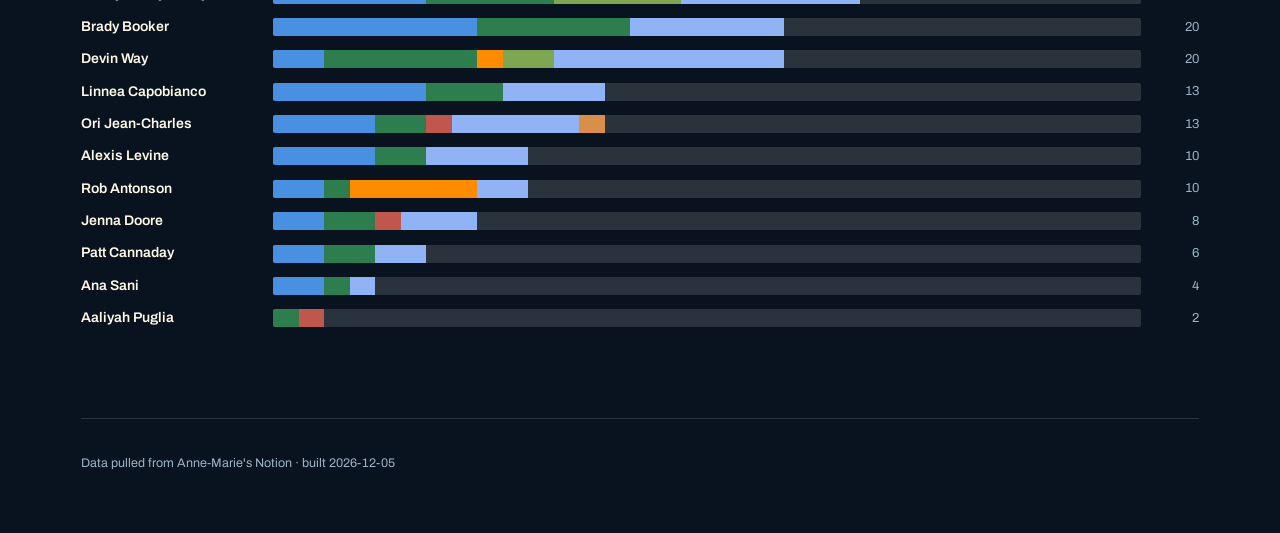
<file: standings.html>
<!doctype html>
<html lang="en">
<head>
<meta charset="utf-8">
<meta name="viewport" content="width=device-width, initial-scale=1">
<title>Standings · Survivor 51</title>
<meta name="description" content="Survivor 51: pool standings, player race, episodes, cast and point scale.">
<link rel="preconnect" href="https://fonts.googleapis.com">
<link rel="preconnect" href="https://fonts.gstatic.com" crossorigin>
<link href="https://fonts.googleapis.com/css2?family=Archivo+Black&family=Archivo:wght@400;500;600;700&family=Oswald:wght@400;500;600&display=swap" rel="stylesheet">
<link rel="stylesheet" href="styles.css">
</head>
<body class="page-standings">
<canvas id="reef" aria-hidden="true"></canvas>
<div class="grain" aria-hidden="true"></div>
<nav class="topnav"><a class="brand" href="index.html">Survivor 51</a><div class="links"><a href="index.html"><span class="lg">Leader Board</span><span class="sm">Board</span></a><a href="standings.html" class="on"><span class="lg">Standings</span><span class="sm">Standings</span></a><a href="episodes.html"><span class="lg">Episodes</span><span class="sm">Episodes</span></a><a href="cast.html"><span class="lg">Cast</span><span class="sm">Cast</span></a><a href="scale.html"><span class="lg">Points Scale</span><span class="sm">Scale</span></a></div></nav>
<div class="brandband" aria-hidden="true"><i></i><i></i><i></i><i></i></div>
<header class="masthead">
  <div class="mast-left">
    <img class="wordmark" src="logo.png" alt="Survivor 51">
  </div>
  <div class="mast-right">
    <p class="era">The Open Era</p>
    <p class="era-note">One tribe since the merge. Everything from fifty seasons back in play, no warning, any order.</p>
    <dl class="meta" id="meta"></dl>
  </div>
</header>
<main>
  <section class="block">
    <div class="block-head"><h2>The Race</h2><p class="lede">Points banked through the latest aired episode. One for every episode survived, plus whatever the game handed out.</p></div>
    <div class="race" id="race"></div>
  </section>
  <section class="block">
    <div class="block-head"><h2>Where The Points Come From</h2><p class="lede">The same players, split into the categories that paid them.</p></div>
    <div class="legend" id="legend"></div><div class="stacks" id="stacks"></div>
  </section>
</main>
<footer>
  <p>Data pulled from Anne-Marie's Notion · built <span id="built"></span></p>
</footer>
<script src="data.js"></script>
<script src="app.js"></script>
<script src="fish-art.js"></script>
<script src="fish.js" defer></script>
</body>
</html>
</file>
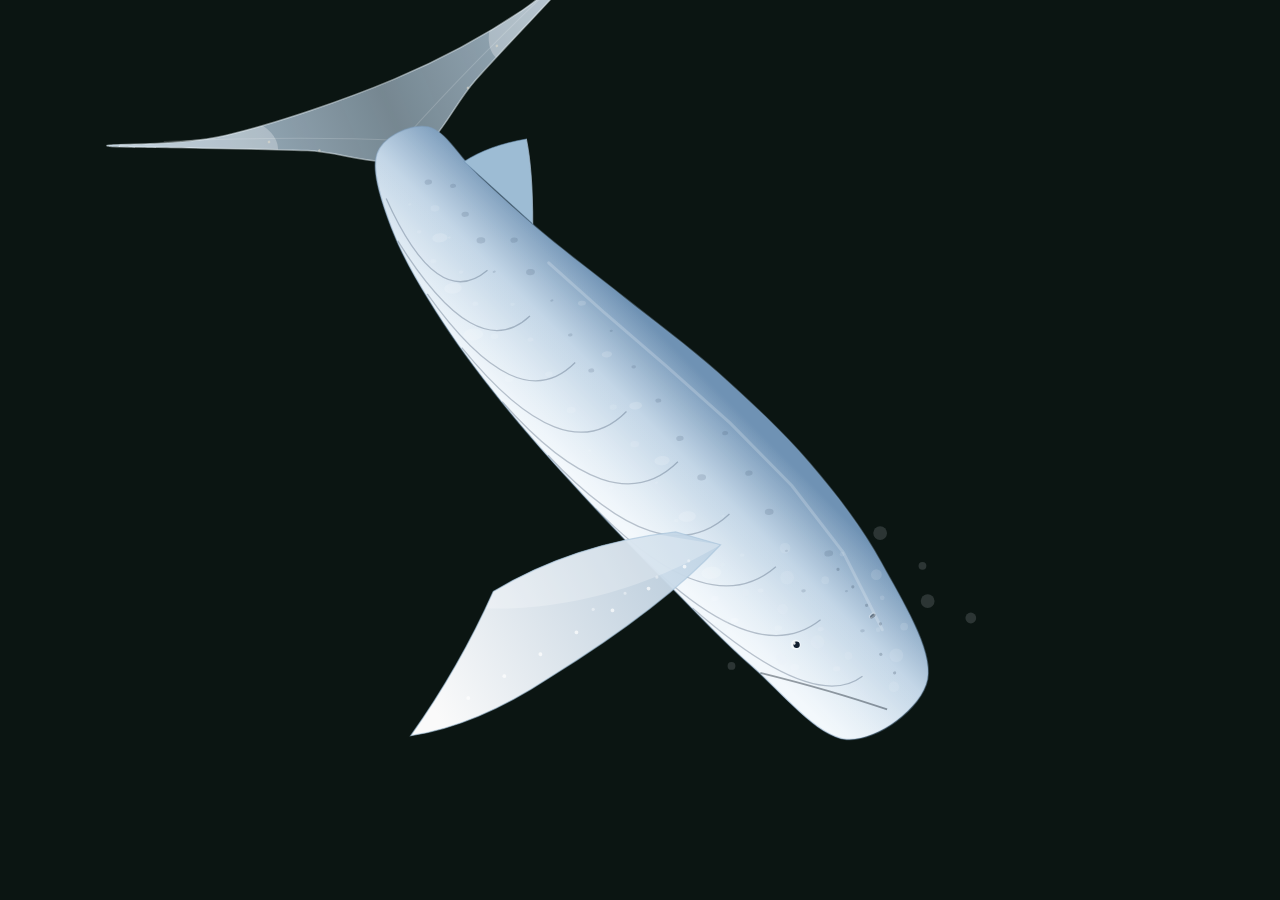
<file: dev/whale-breach-check.html>
<!doctype html>
<html lang="en">
<head>
<meta charset="utf-8">
<title>Whale breach check</title>
<style>html,body{margin:0;background:#0B1512}canvas{display:block}</style>
</head>
<body>
<canvas id="c" width="1240" height="820"></canvas>
<script src="../fish-art.js"></script>
<script>
/* Draws the breaching pose at full opacity so the anatomy can be inspected.
   ?u=0.5 sets the breach progress; ?dir=l mirrors it; ?bg=light uses a pale backdrop. */
const q = new URLSearchParams(location.search);
const ctx = document.getElementById('c').getContext('2d');
if (q.get('bg') === 'light') { ctx.fillStyle = '#f2f0ea'; ctx.fillRect(0, 0, 1240, 820); }
const sp = window.ReefArt.SPECIES.find(s => s.id === 'whale');
const u = q.has('u') ? parseFloat(q.get('u')) : 0.5;
const len = 560;
const f = { sp, len: len, h: sp.h * (len / sp.len), k: 0, x: 620, y: 430,
            angle: q.get('dir') === 'l' ? Math.PI : 0, phase: 0.6, excite: 0, breach: u };
/* alphaScale ~5.3 pushes the sprite to roughly full opacity for review */
window.ReefArt.drawFish(ctx, f, 1.2, 5.3);
</script>
</body>
</html>
</file>
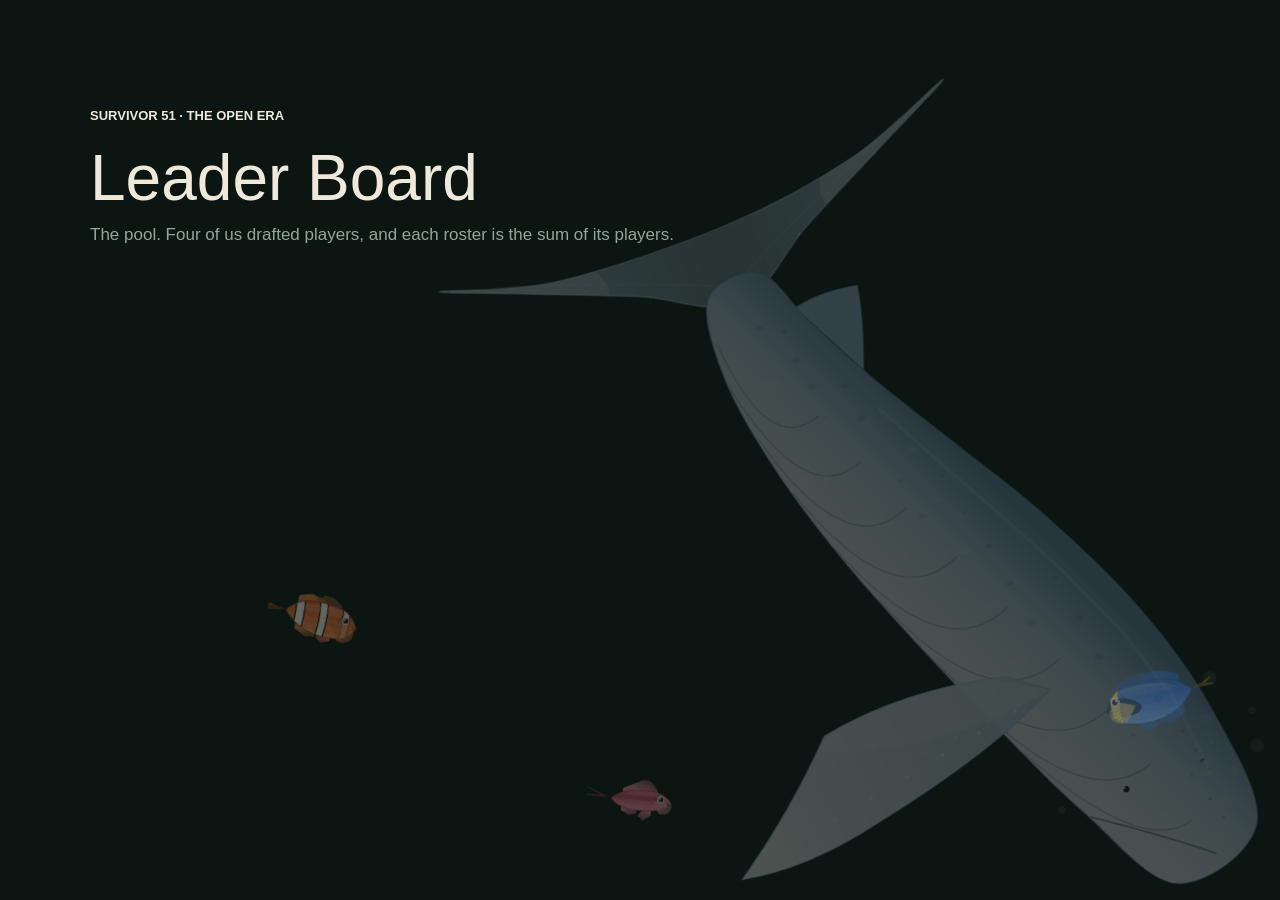
<file: dev/whale-breach-preview.html>
<!doctype html>
<html lang="en">
<head>
<meta charset="utf-8">
<title>Whale breach preview</title>
<style>html,body{margin:0;background:#0B1512}canvas{display:block}</style>
</head>
<body>
<canvas id="c" width="1440" height="900"></canvas>
<script src="../fish-art.js"></script>
<script>
/* Page-scale mock: the breach over mock copy, plus the three fish at their
   normal alpha, to judge crowding and whether the whale reads. */
const q = new URLSearchParams(location.search);
const ctx = document.getElementById('c').getContext('2d');
const S = Math.max(0.72, Math.min(1.25, 1440 / 1100));
const byId = id => window.ReefArt.SPECIES.find(s => s.id === id);
const p = q.has('u') ? parseFloat(q.get('u')) : 0.5;

ctx.fillStyle = '#EFE9DB';
ctx.font = '600 13px Archivo, sans-serif';
ctx.fillText('SURVIVOR 51 · THE OPEN ERA', 90, 120);
ctx.font = '400 64px Archivo, sans-serif';
ctx.fillText('Leader Board', 90, 200);
ctx.fillStyle = '#93A79C';
ctx.font = '400 17px Archivo, sans-serif';
ctx.fillText('The pool. Four of us drafted players, and each roster is the sum of its players.', 90, 240);

const L = Math.min(1440 * 0.62, 900 * 0.62);
const whale = { sp: byId('whale'), len: L, h: byId('whale').h * (L / byId('whale').len), k: 0,
  x: 1440 * 0.66, y: Math.min(900 * 0.06 + 0.95 * L, 900 * 0.98 - 0.55 * L),
  angle: 0, phase: 0.6, excite: 0, breach: p };
window.ReefArt.drawFish(ctx, whale, 1.2, 1.4);

const fish = [
  { id: 'clown', x: 320, y: 620, angle: 0.2, phase: 0 },
  { id: 'bluetang', x: 1150, y: 700, angle: Math.PI - 0.2, phase: 1.1 },
  { id: 'anthias', x: 640, y: 800, angle: 0.1, phase: 2.0 }
];
for (const f of fish) {
  const sp = byId(f.id), k = S * 1.1;
  window.ReefArt.drawFish(ctx, { sp, len: sp.len * k, h: sp.h * k, k: k, x: f.x, y: f.y, angle: f.angle, phase: f.phase, excite: 0, tail: 5 }, 1.4);
}
</script>
</body>
</html>
</file>
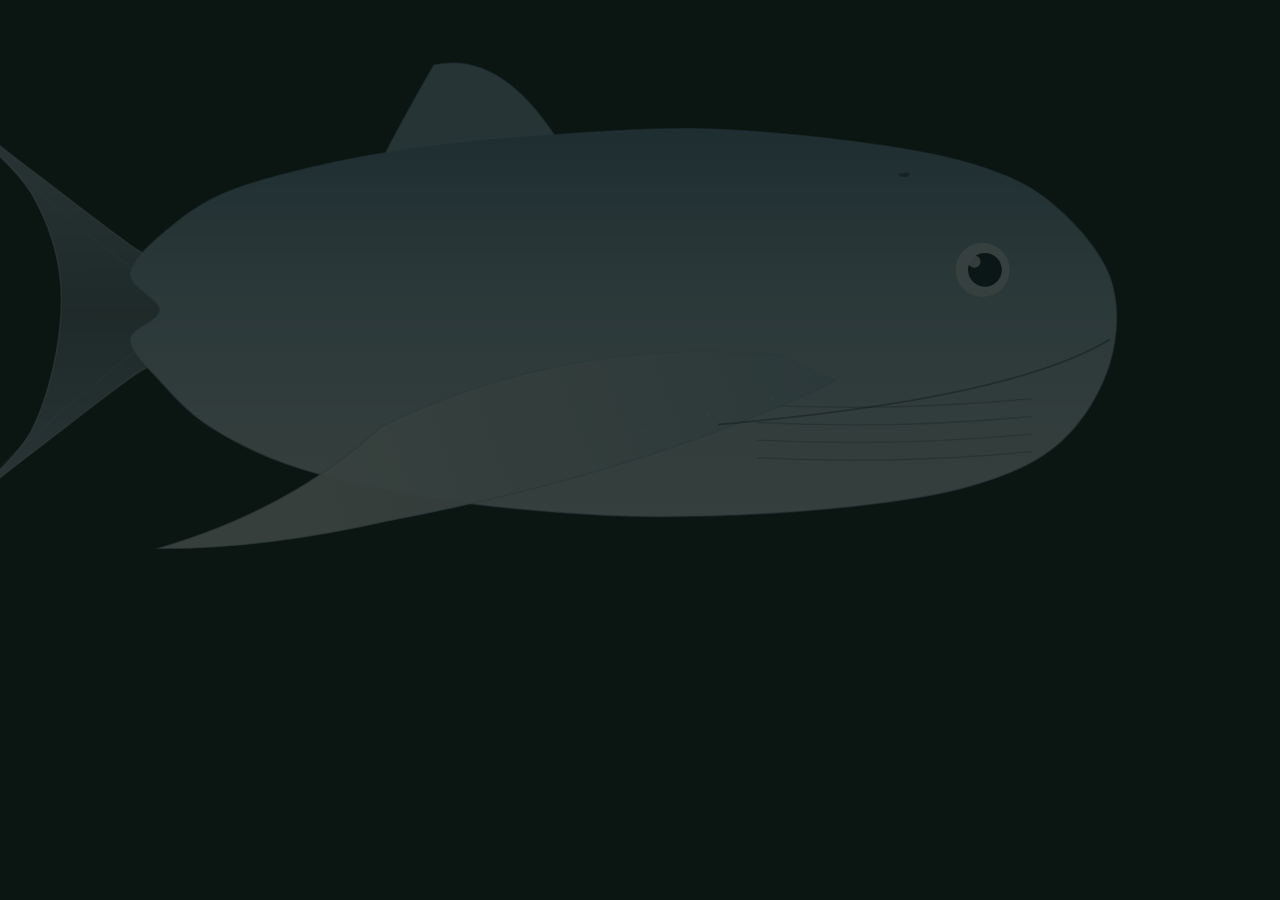
<file: dev/whale-check.html>
<!doctype html>
<html lang="en">
<head>
<meta charset="utf-8">
<title>Whale check</title>
<style>html,body{margin:0;background:#0B1512}canvas{display:block}</style>
</head>
<body>
<canvas id="c" width="1240" height="640"></canvas>
<script src="../fish-art.js"></script>
<script>
/* ?dir=l flips it. Draws ONE whale large at full alpha for inspection. */
const q = new URLSearchParams(location.search);
const ctx = document.getElementById('c').getContext('2d');
const sp = window.ReefArt.SPECIES.find(s => s.id === 'whale');
const dir = q.get('dir') === 'l' ? Math.PI : 0;
const w = { sp, len: 980, h: 392, k: 0, x: 620, y: 320, angle: dir, phase: 0.6, excite: 0 };
window.ReefArt.drawFish(ctx, w, 1.4, 1);
</script>
</body>
</html>
</file>
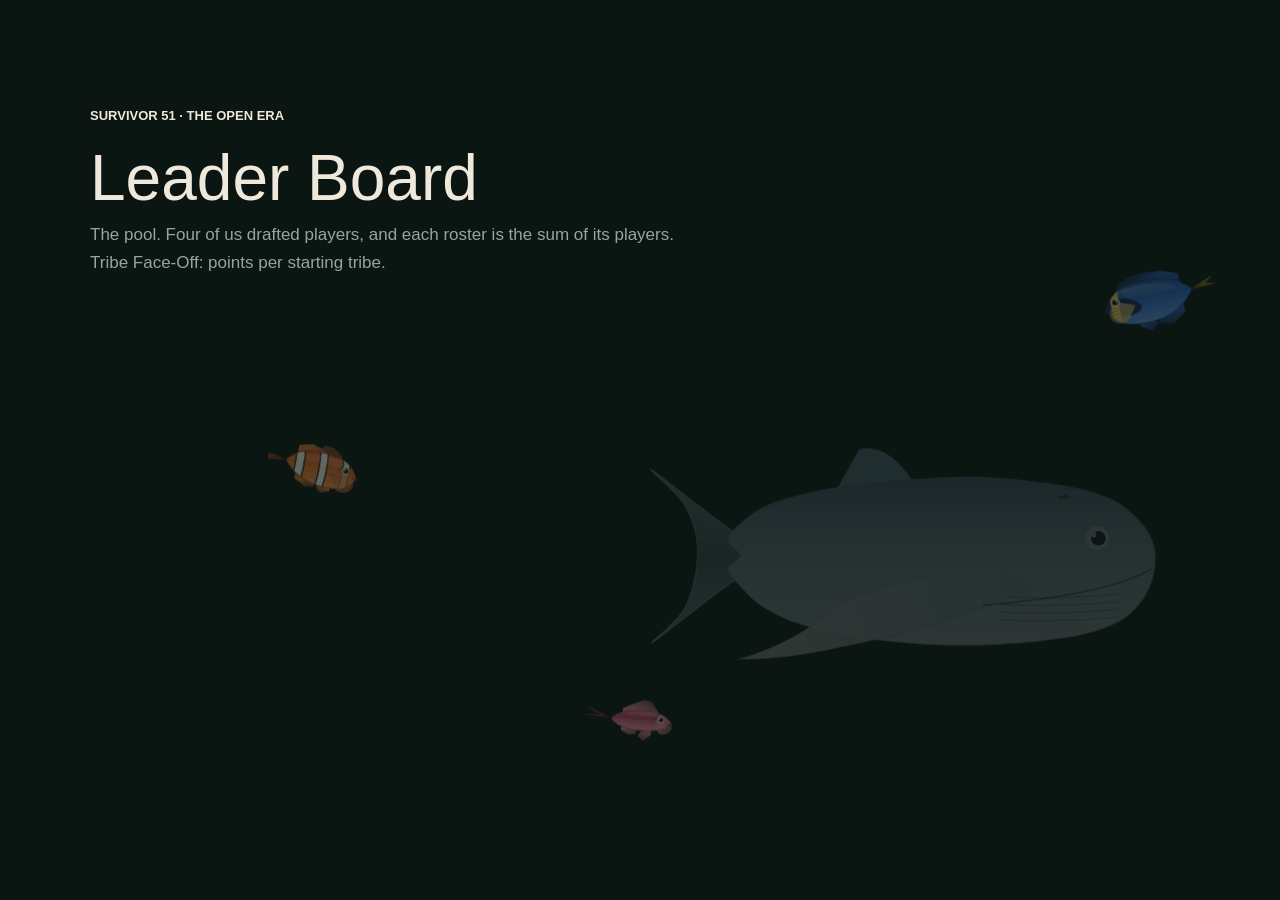
<file: dev/whale-preview.html>
<!doctype html>
<html lang="en">
<head>
<meta charset="utf-8">
<title>Reef preview</title>
<style>html,body{margin:0;background:#0B1512}canvas{display:block}</style>
</head>
<body>
<canvas id="c" width="1440" height="900"></canvas>
<script src="../fish-art.js"></script>
<script>
const ctx = document.getElementById('c').getContext('2d');
const S = Math.max(0.72, Math.min(1.25, 1440 / 1100));
const byId = id => window.ReefArt.SPECIES.find(s => s.id === id);

/* mock page text, to judge whether the whale crowds the copy */
ctx.fillStyle = '#EFE9DB';
ctx.font = '600 13px Archivo, sans-serif';
ctx.fillText('SURVIVOR 51 · THE OPEN ERA', 90, 120);
ctx.font = '400 64px Archivo, sans-serif';
ctx.fillText('Leader Board', 90, 200);
ctx.fillStyle = '#93A79C';
ctx.font = '400 17px Archivo, sans-serif';
ctx.fillText('The pool. Four of us drafted players, and each roster is the sum of its players.', 90, 240);
ctx.fillText('Tribe Face-Off: points per starting tribe.', 90, 268);

/* the whale at page scale, same alpha the site uses */
const whale = { sp: byId('whale'), len: 340 * 1.25, h: 136 * 1.25, k: 0, x: 940, y: 560, angle: 0, phase: 0.6, excite: 0 };
window.ReefArt.drawFish(ctx, whale, 1.4, 0.78);

/* the three fish at their normal alpha for comparison */
const fish = [
  { id: 'clown', x: 320, y: 470, angle: 0.2, phase: 0 },
  { id: 'bluetang', x: 1150, y: 300, angle: Math.PI - 0.2, phase: 1.1 },
  { id: 'anthias', x: 640, y: 720, angle: 0.1, phase: 2.0 }
];
for (const f of fish) {
  const sp = byId(f.id), k = S * 1.1;
  window.ReefArt.drawFish(ctx, { sp, len: sp.len * k, h: sp.h * k, k: k, x: f.x, y: f.y, angle: f.angle, phase: f.phase, excite: 0, tail: 5 }, 1.4);
}
</script>
</body>
</html>
</file>
<file: styles.css>
:root{
  --ink:#0B1512;
  --ink-2:#122019;
  --ink-3:#18291F;
  --bone:#EFE9DB;
  --dim:#93A79C;
  --line:rgba(239,233,219,.13);
  --line-strong:rgba(239,233,219,.26);
  --ember:#E5623A;
  --toka:#E8B430;
  --savu:#8B5FBF;
  --dina:#D2453A;
  --tovuto:#2F5FA8;
  --c-immunity:#2E8B8B;
  --c-reward:#C9A227;
  --c-idols:#E5623A;
  --c-advantages:#7FA650;
  --c-shots:#B65C8A;
  --c-survival:#6C8B99;
  --c-journeys:#D98E4A;
  --c-twists:#5F7FD1;
  --c-endgame:#D8D2C4;
  --pad:clamp(18px,4vw,64px);
  --max:1220px;
}

*{box-sizing:border-box;margin:0;padding:0}
html{-webkit-text-size-adjust:100%}
body{
  background:var(--ink);
  color:var(--bone);
  font-family:"Archivo",system-ui,sans-serif;
  font-size:16px;
  line-height:1.6;
  overflow-x:hidden;
}
/* ---------- background reef: tropical fish behind the content ---------- */
#reef{
  position:fixed;inset:0;width:100%;height:100%;
  z-index:0;pointer-events:none;
}
/* keep page content in front of the reef */
.brandband,.masthead,main,footer{position:relative;z-index:1}
.grain{
  position:fixed;inset:0;pointer-events:none;z-index:9;opacity:.05;
  background-image:url("data:image/svg+xml;utf8,<svg xmlns='http://www.w3.org/2000/svg' width='140' height='140'><filter id='n'><feTurbulence type='fractalNoise' baseFrequency='.85' numOctaves='3'/></filter><rect width='140' height='140' filter='url(%23n)'/></svg>");
}

/* ---------- masthead ---------- */
.masthead{
  max-width:var(--max);margin:0 auto;padding:clamp(28px,6vw,72px) var(--pad) clamp(20px,3vw,40px);
  display:grid;gap:clamp(20px,4vw,48px);
  grid-template-columns:1fr;
  border-bottom:1px solid var(--line);
}
.season-no{
  font-size:12px;letter-spacing:.22em;text-transform:uppercase;color:var(--dim);
  font-weight:600;
}
h1{
  font-family:"Anton",sans-serif;font-weight:400;
  font-size:clamp(64px,17vw,168px);line-height:.84;letter-spacing:-.01em;
  text-transform:uppercase;margin-top:6px;
}
.h1-em{color:var(--ember)}
.mast-right{max-width:44ch;align-self:end;padding-bottom:6px}
.era{
  font-family:"Anton",sans-serif;font-size:clamp(22px,3.4vw,34px);line-height:1.05;
  text-transform:uppercase;letter-spacing:.005em;
}
.era-note{color:var(--dim);margin-top:10px;max-width:38ch}
.meta{
  display:grid;grid-template-columns:repeat(2,minmax(0,1fr));
  gap:14px 24px;margin-top:24px;padding-top:20px;border-top:1px solid var(--line);
}
.meta div{min-width:0}
.meta dt{font-size:11px;letter-spacing:.18em;text-transform:uppercase;color:var(--dim);font-weight:600}
.meta dd{font-size:15px;margin-top:3px;font-variant-numeric:tabular-nums}

/* ---------- sections ---------- */
main{max-width:var(--max);margin:0 auto;padding:0 var(--pad)}
.block{padding:clamp(40px,7vw,88px) 0;border-bottom:1px solid var(--line)}
.block-head{display:grid;gap:10px;margin-bottom:clamp(24px,3vw,40px);max-width:70ch}
h2{
  font-family:"Anton",sans-serif;font-weight:400;text-transform:uppercase;
  font-size:clamp(26px,4vw,44px);line-height:1;letter-spacing:.005em;
}
.lede{color:var(--dim);max-width:62ch}

/* ---------- race ---------- */
.race{display:grid;gap:2px}
.row{
  display:grid;grid-template-columns:34px 14px minmax(0,1fr) auto;
  align-items:center;gap:12px;padding:12px 0;border-top:1px solid var(--line);
  position:relative;
}
.row:first-child{border-top:0}
.rank{font-size:12px;color:var(--dim);font-variant-numeric:tabular-nums;text-align:right}
.dot{width:11px;height:11px;border-radius:50%;box-shadow:0 0 0 1px rgba(0,0,0,.45) inset}
.name{font-weight:600;font-size:clamp(16px,2vw,19px);line-height:1.2;display:flex;flex-wrap:wrap;align-items:baseline;gap:10px}
.tag{
  font-size:10.5px;letter-spacing:.14em;text-transform:uppercase;font-weight:700;
  padding:2px 7px;border:1px solid var(--line-strong);color:var(--dim);border-radius:3px;
}
.tag.out{border-color:rgba(229,98,58,.6);color:#F0A28C}
.pts{
  font-family:"Anton",sans-serif;font-size:clamp(24px,3.6vw,38px);line-height:1;
  font-variant-numeric:tabular-nums;letter-spacing:.01em;
}
.bar{grid-column:3 / 5;height:6px;background:var(--line);border-radius:2px;overflow:hidden;margin-top:8px}
.bar i{display:block;height:100%;width:0;background:var(--ember);border-radius:2px;
  transition:width 900ms cubic-bezier(.16,1,.3,1)}
.row.toka .bar i{background:var(--toka)}
.row.savu .bar i{background:var(--savu)}
.row.dina .bar i{background:var(--dina)}
.row.tovuto .bar i{background:var(--tovuto)}

/* ---------- legend + stacks ---------- */
.legend{display:flex;flex-wrap:wrap;gap:8px 18px;margin-bottom:22px}
.legend span{display:inline-flex;align-items:center;gap:7px;font-size:12.5px;color:var(--dim);
  letter-spacing:.02em}
.legend i{width:10px;height:10px;border-radius:2px;display:inline-block}
.stacks{display:grid;gap:10px}
.stack{display:grid;grid-template-columns:minmax(120px,180px) minmax(0,1fr) 46px;gap:12px;align-items:center}
.stack .pname{font-size:14px;font-weight:600;overflow:hidden;text-overflow:ellipsis;white-space:nowrap}
.sbar{display:flex;height:18px;background:var(--line);border-radius:2px;overflow:hidden}
.sbar i{height:100%;width:0;transition:width 900ms cubic-bezier(.16,1,.3,1)}
.stack .ptot{text-align:right;font-variant-numeric:tabular-nums;font-size:13px;color:var(--dim)}

/* ---------- episode ---------- */
.episode{
  border:1px solid var(--line);background:var(--ink-2);
  padding:clamp(18px,3vw,32px);border-radius:6px;
}
.ep-top{display:flex;flex-wrap:wrap;gap:6px 20px;align-items:baseline;justify-content:space-between}
.ep-title{font-family:"Anton",sans-serif;font-size:clamp(24px,3.6vw,40px);text-transform:uppercase;line-height:1}
.ep-sub{color:var(--dim);font-size:13.5px}
.facts{display:grid;grid-template-columns:repeat(auto-fit,minmax(140px,1fr));gap:18px 22px;margin:26px 0;
  padding:22px 0;border-top:1px solid var(--line);border-bottom:1px solid var(--line)}
.facts dt{font-size:11px;letter-spacing:.18em;text-transform:uppercase;color:var(--dim);font-weight:600}
.facts dd{margin-top:4px;font-size:16px;font-weight:600}
.facts dd small{display:block;font-weight:400;color:var(--dim);font-size:12.5px;margin-top:2px}
.evlist{display:grid;gap:2px}
.ev{display:grid;grid-template-columns:64px minmax(0,1fr) auto;gap:12px;align-items:baseline;
  padding:9px 0;border-top:1px solid var(--line);font-size:14px}
.ev:first-child{border-top:0}
.ev b{font-family:"Anton",sans-serif;font-weight:400;letter-spacing:.04em;font-variant-numeric:tabular-nums}
.ev .cnt{color:var(--dim);font-size:12.5px}
.ev .v{font-variant-numeric:tabular-nums;font-weight:700;color:var(--ember)}

/* ---------- tribes ---------- */
.tribes{display:grid;gap:18px;grid-template-columns:1fr}
.tribe{border:1px solid var(--line);border-radius:6px;padding:22px;background:var(--ink-2);position:relative;overflow:hidden}
.tribe::before{content:"";position:absolute;inset:0 auto 0 0;width:4px}
.tribe.toka::before{background:var(--toka)}
.tribe.savu::before{background:var(--savu)}
.tribe h3{font-family:"Anton",sans-serif;font-weight:400;text-transform:uppercase;font-size:26px;letter-spacing:.02em}
.tribe .tot{font-family:"Anton",sans-serif;font-size:clamp(40px,7vw,64px);line-height:1;margin:6px 0 4px}
.tribe ul{list-style:none;display:flex;flex-wrap:wrap;gap:7px;margin-top:16px}
.tribe li{font-size:12.5px;border:1px solid var(--line-strong);padding:3px 8px;border-radius:3px;color:var(--dim)}
.tribe li b{color:var(--bone);font-variant-numeric:tabular-nums}

/* ---------- cast ---------- */
.cast{display:grid;gap:16px;grid-template-columns:repeat(auto-fill,minmax(255px,1fr))}
.card{border:1px solid var(--line);border-radius:6px;padding:18px;background:var(--ink-2);
  display:flex;flex-direction:column;gap:10px}
.card .who{display:flex;justify-content:space-between;align-items:baseline;gap:10px}
.card h3{font-size:17px;font-weight:700;line-height:1.25}
.card .age{font-family:"Anton",sans-serif;font-size:20px;color:var(--dim);font-variant-numeric:tabular-nums}
.card .job{font-size:13px;color:var(--bone);opacity:.85}
.card .where{font-size:12.5px;color:var(--dim)}
.card .owner{font-size:10.5px;letter-spacing:.12em;text-transform:uppercase;color:var(--dim);
  display:flex;flex-wrap:wrap;gap:5px;align-items:center}
.card p.note{font-size:13px;color:var(--dim);border-top:1px solid var(--line);padding-top:10px;margin-top:auto}
.card .chip{align-self:flex-start;font-size:10.5px;letter-spacing:.14em;text-transform:uppercase;
  font-weight:700;padding:3px 8px;border-radius:3px;color:#0B1512}
.chip.toka{background:var(--toka)}
.chip.savu{background:var(--savu);color:var(--bone)}
.chip.dina{background:var(--dina);color:var(--bone)}
.chip.tovuto{background:var(--tovuto);color:var(--bone)}
.chip em{font-style:normal;opacity:.72;font-weight:600;letter-spacing:.06em}
.card.out{opacity:.62}

/* ---------- pool ---------- */
.pool{display:grid;gap:14px;grid-template-columns:repeat(auto-fit,minmax(210px,1fr))}
.viewer{border:1px solid var(--line);border-radius:6px;padding:18px;background:var(--ink-2)}
.viewer h3{font-size:16px;font-weight:700}
.viewer .v-tot{font-family:"Anton",sans-serif;font-size:34px;line-height:1;margin:8px 0}
.viewer .pend{font-size:12.5px;color:var(--dim)}

/* ---------- scale ---------- */
.scale{display:grid;gap:26px;grid-template-columns:repeat(auto-fit,minmax(240px,1fr))}
.sgroup h3{font-size:11px;letter-spacing:.18em;text-transform:uppercase;color:var(--ember);font-weight:700;margin-bottom:10px}
.sgroup ul{list-style:none;display:grid;gap:0}
.sgroup li{display:flex;justify-content:space-between;gap:12px;padding:7px 0;border-top:1px solid var(--line);
  font-size:14px}
.sgroup li:first-of-type{border-top:0}
.sgroup li b{font-variant-numeric:tabular-nums;font-family:"Anton",sans-serif;font-weight:400;font-size:17px}

footer{max-width:var(--max);margin:0 auto;padding:34px var(--pad) 60px;color:var(--dim);font-size:12.5px}

@media (min-width:760px){
  .masthead{grid-template-columns:1.05fr .95fr;align-items:end}
  .tribes{grid-template-columns:1fr 1fr}
}
@media (prefers-reduced-motion:reduce){
  .bar i,.sbar i{transition:none}
}

/* ---------- top nav ---------- */
.topnav{
  position:sticky;top:0;z-index:20;display:flex;align-items:center;justify-content:space-between;
  gap:14px;padding:11px var(--pad);background:rgba(11,21,18,.93);
  border-bottom:1px solid var(--line);flex-wrap:wrap;
}
.topnav .brand{font-family:"Anton",sans-serif;text-transform:uppercase;letter-spacing:.05em;font-size:18px;color:var(--bone);text-decoration:none}
.topnav .links{display:flex;gap:4px;flex-wrap:wrap}
.topnav .links a{
  font-size:12px;letter-spacing:.13em;text-transform:uppercase;font-weight:600;
  color:var(--dim);text-decoration:none;padding:6px 10px;border-radius:3px;
}
.topnav .links a:hover{color:var(--bone);background:var(--ink-3)}
.topnav .links a.on{color:var(--ink);background:var(--ember)}

/* compact masthead on subpages */
.page-standings .masthead,.page-episodes .masthead,.page-cast .masthead,.page-scale .masthead{
  padding-top:clamp(24px,4vw,44px);padding-bottom:clamp(16px,2vw,26px);
}
.page-standings h1,.page-episodes h1,.page-cast h1,.page-scale h1{font-size:clamp(40px,7vw,74px)}
.page-standings .meta,.page-episodes .meta,.page-cast .meta,.page-scale .meta,
.page-standings .era-note,.page-episodes .era-note,.page-cast .era-note,.page-scale .era-note{display:none}

/* home bits */
.callout{margin-top:18px;font-size:13.5px;color:var(--dim);border-left:2px solid var(--ember);padding-left:12px;max-width:62ch}
.more{margin-top:18px;font-size:13px;letter-spacing:.02em}
.more a{color:var(--ember);text-decoration:none}
.picks{list-style:none;margin-top:4px;display:flex;flex-wrap:wrap;gap:6px}
.picks li{font-size:12.5px;border:1px solid var(--line-strong);padding:2px 7px;border-radius:3px;color:var(--dim)}
/* leader board pool: picks who are out of the game read red, jury reads blue */
.picks li.out{border-color:#D9634E;background:rgba(217,99,78,.16);color:#FFD6C9}
.picks li.jury{border-color:#4A90E2;background:rgba(74,144,226,.18);color:#BFDCF7}
.eps{display:grid;gap:26px}
.recap{margin-top:24px;border-top:1px solid var(--line);padding-top:20px;max-width:76ch}
.recap h4{font-size:11px;letter-spacing:.18em;text-transform:uppercase;color:var(--ember);font-weight:700;margin-bottom:10px}
.recap p{color:#DAD4C6}

/* ===== Survivor 51 badge theme (sunset over ocean) ===== */
:root{
  --ink:#08131F; --ink-2:#0E2134; --ink-3:#15304A;
  --bone:#FFF8E7; --dim:#9DB4C6;
  --line:rgba(255,248,231,.14); --line-strong:rgba(255,248,231,.30);
  --ember:#FF8C00; --gold:#FFD700; --toka:#E8B430; --savu:#8B5FBF; --dina:#D2453A;
  --c-immunity:#4A90E2; --c-reward:#FFD700; --c-idols:#FF8C00; --c-advantages:#3A8F5F;
  --c-shots:#C0574F; --c-survival:#8FB3F5; --c-journeys:#D98E4A; --c-twists:#A52A2A;
  --c-endgame:#FFF8E7;
  --display:"Archivo Black",sans-serif;
}
.grain{opacity:.028}
.brandband{height:5px;display:flex}
.brandband i{flex:1}
.brandband i:nth-child(1){background:#4A90E2}
.brandband i:nth-child(2){background:#FF8C00}
.brandband i:nth-child(3){background:#FFD700}
.brandband i:nth-child(4){background:#3A8F5F}
.masthead{background:linear-gradient(180deg,rgba(74,144,226,.13),rgba(255,140,0,.08) 58%,transparent)}
h1,h2,.ep-title,.tribe h3,.pts,.tot,.v-tot,.age,.ev b,.sgroup li b,.topnav .brand,.era{font-family:var(--display)}
.h1-em,.row:first-child .pts{color:var(--gold)}
.season-no,.sgroup h3,.recap h4,.facts dt,.meta dt,.tag,.chip,.topnav .links a{font-family:"Oswald","Archivo",sans-serif}
.season-no,.facts dt,.meta dt,.sgroup h3,.recap h4{letter-spacing:.2em}
.tribe.savu .tot{color:#BE93E4}
.topnav{background:rgba(8,19,31,.94)}
.rank,.ptot,.v{font-variant-numeric:tabular-nums}

/* logo wordmark replaces the typed title */
.wordmark{width:min(470px,84%);height:auto;display:block}
.mast-left{padding-bottom:4px}
.page-standings .wordmark,.page-episodes .wordmark,.page-cast .wordmark,.page-scale .wordmark{width:min(230px,62%)}

/* centered masthead */
.masthead{display:block;text-align:center}
.mast-left{display:flex;justify-content:center;padding-bottom:0}
.wordmark{margin:0 auto}
.mast-right{max-width:64ch;margin:22px auto 0;align-self:auto}
.era-note{margin:10px auto 0}
.meta{display:flex;flex-wrap:wrap;justify-content:center;gap:14px 34px;text-align:center;margin-top:22px}
.meta dd{margin-top:2px}

/* home: two sections side by side */
.homelayout{display:grid;gap:0}
@media (min-width:940px){
  .homelayout{grid-template-columns:1fr 1fr;gap:0 clamp(32px,4vw,64px);align-items:start}
  .homelayout > .block{border-bottom:0;padding-top:0}
  .homelayout > .block + .block{border-left:1px solid var(--line);padding-left:clamp(32px,4vw,64px)}
  .homelayout .tribes{grid-template-columns:1fr}
  .homelayout .pool{grid-template-columns:repeat(auto-fit,minmax(168px,1fr))}
}

/* home: sections stacked, items within each row side by side */
@media (min-width:760px){
  .pool{grid-template-columns:repeat(4,minmax(0,1fr))}
  .tribes.now{grid-template-columns:repeat(3,minmax(0,1fr))}
  .tribes.start{grid-template-columns:repeat(2,minmax(0,1fr))}
}

/* tribe colors: proper buff hues */
.tribe.savu .tot{color:#A87BD8}

/* picked-by chips (show once rosters are set) */
.who-pick{font-size:10.5px;letter-spacing:.1em;text-transform:uppercase;font-weight:700;
  padding:2px 6px;border-radius:3px;background:var(--ink-3);color:var(--bone);white-space:nowrap}

/* mobile: keep the home rows horizontal */
@media (max-width:759px){
  .pool{grid-template-columns:1fr 1fr;gap:10px}
  .tribes{grid-template-columns:1fr;gap:10px}
  .viewer{padding:13px}
  .viewer h3{font-size:14px}
  .viewer .v-tot{font-size:26px}
  .tribe{padding:13px}
  .tribe h3{font-size:18px}
  .tribe .tot{font-size:30px}
  .tribe li{font-size:10.5px;padding:2px 5px}
  .block-head h2{font-size:23px}
  .lede{font-size:13.5px}
}

/* eliminated players read red in the tribe lists, jury reads blue */
.tribe li.out{background:rgba(224,90,74,.18);border-color:rgba(240,162,140,.55);color:#F3B4A4}
.tribe li.out b{color:#FFD6C9}
.tribe li.jury{background:rgba(74,144,226,.2);border-color:rgba(143,179,245,.6);color:#BFDCF7}
.tribe li.jury b{color:#DCEBFF}

/* cast page: voted out players get a red border, jury gets a blue one */
.card.out{opacity:1;border-color:#D9634E;background:linear-gradient(rgba(217,99,78,.07),rgba(217,99,78,.07)),var(--ink-2)}
.card.out .who h3{color:#FFD6C9}
.card.jury{opacity:1;border-color:#4A90E2;background:linear-gradient(rgba(74,144,226,.09),rgba(74,144,226,.09)),var(--ink-2)}
.card.jury .who h3{color:#BFDCF7}

/* one horizontal line, always */
.topnav .sm{display:none}
.sgroup li span{flex:1 1 auto;min-width:0;white-space:nowrap;overflow:hidden;text-overflow:ellipsis}
.sgroup li b{flex:0 0 auto}
.tag,.who-pick,.pname{white-space:nowrap}
@media (max-width:759px){
  .topnav{flex-wrap:nowrap;padding:10px 12px;gap:6px}
  .topnav .brand{display:none}
  .topnav .links{flex-wrap:nowrap;gap:2px;overflow-x:auto;scrollbar-width:none}
  .topnav .links::-webkit-scrollbar{display:none}
  .topnav .links a{font-size:11.5px;letter-spacing:.05em;padding:6px 7px;flex:0 0 auto}
  .topnav .lg{display:none}
  .topnav .sm{display:inline}
}

/* tribe face-off: make each tribe read in its own buff color */
.tribe.toka h3{color:var(--toka)}
.tribe.savu h3{color:#A87BD8}
.tribe.dina h3{color:#EF7A6E}
.tribe.toka{border-color:rgba(232,180,48,.55);background:linear-gradient(rgba(232,180,48,.09),rgba(232,180,48,.09)),var(--ink-2)}
.tribe.savu{border-color:rgba(139,95,191,.6);background:linear-gradient(rgba(139,95,191,.13),rgba(139,95,191,.13)),var(--ink-2)}
.tribe.dina{border-color:rgba(210,69,58,.6);background:linear-gradient(rgba(210,69,58,.12),rgba(210,69,58,.12)),var(--ink-2)}
.tribe.tovuto h3{color:#8FB3F5}
.tribe.tovuto .tot{color:#8FB3F5}
.tribe.tovuto{border-color:rgba(47,95,168,.75);background:linear-gradient(rgba(47,95,168,.18),rgba(47,95,168,.18)),var(--ink-2)}
.tribe.toka::before{background:var(--toka)}
.tribe.savu::before{background:var(--savu)}
.tribe.dina::before{background:var(--dina)}
.tribe.tovuto::before{background:var(--tovuto)}

/* legend stays on one line on phones */
@media (max-width:759px){
  .legend{flex-wrap:nowrap;gap:8px;overflow-x:auto;scrollbar-width:none}
  .legend::-webkit-scrollbar{display:none}
  .legend span{font-size:11px;gap:5px;flex:0 0 auto;white-space:nowrap}
  .legend i{width:8px;height:8px}
}
</file>
